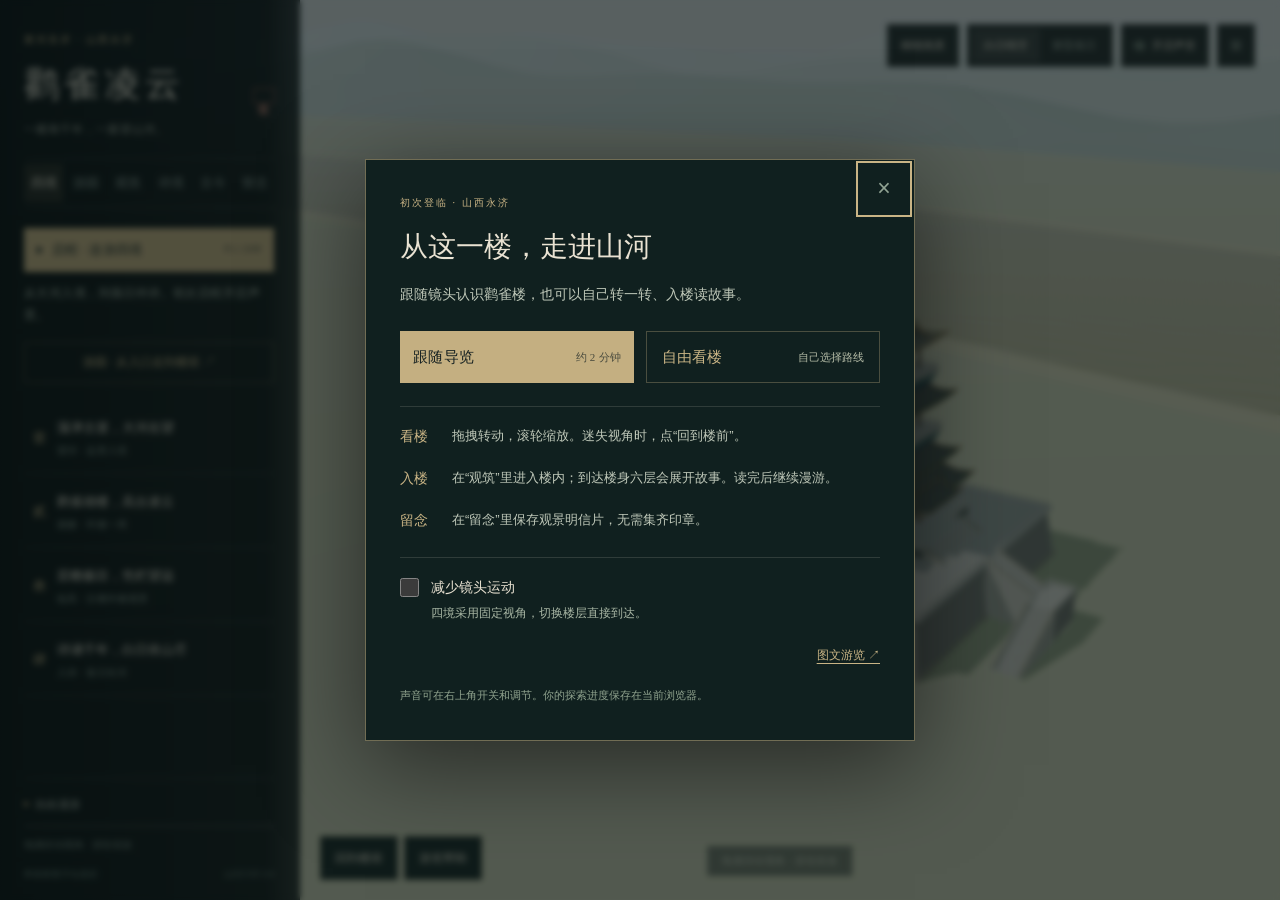
<file: index.html>
<!DOCTYPE html>
<html lang="zh-CN">
<head>
  <meta charset="UTF-8">
  <meta name="viewport" content="width=device-width, initial-scale=1, viewport-fit=cover">
  <meta name="theme-color" content="#0b1112">
  <meta http-equiv="Content-Security-Policy" content="upgrade-insecure-requests">
  <meta name="description" content="鹳雀凌云：沿黄河游览鹳雀楼，听声景、识斗拱、赏唐诗，收集六枚山河印章，留下自己的观景明信片。">
  <title>鹳雀凌云 · 鹳雀楼数字化漫游</title>
  <link rel="icon" href="data:image/svg+xml,%3Csvg xmlns='http://www.w3.org/2000/svg' viewBox='0 0 64 64'%3E%3Crect width='64' height='64' rx='12' fill='%23121b1a'/%3E%3Cpath d='M9 49h46M15 45h34M20 31v14m12-14v14m12-14v14M12 30l20-9 20 9M18 20l14-8 14 8' fill='none' stroke='%23c9b485' stroke-width='3'/%3E%3C/svg%3E">
  
  <link rel="stylesheet" href="./assets/experience-v2.css?v=604eb7579945">
  <script type="importmap">{"imports": {"three": "./assets/vendor/three.module.js", "three/addons/": "./assets/vendor/addons/"}}</script>
  <link data-online-preload rel="preload" as="fetch" href="./assets/guanque-fast.glb?v=beee72feb548" crossorigin="anonymous" fetchpriority="high">
  <link data-online-preload rel="modulepreload" href="./assets/vendor/three.module.js">
  <link data-online-preload rel="modulepreload" href="./assets/vendor/addons/controls/OrbitControls.js">
  <link data-online-preload rel="modulepreload" href="./assets/vendor/addons/loaders/GLTFLoader.js">
  <link data-online-preload rel="modulepreload" href="./assets/vendor/addons/utils/BufferGeometryUtils.js">
</head>
<body>
  <main id="stage" aria-label="鹳雀楼三维漫游场景"></main>
  <div id="hotspots" aria-label="建筑探索点" hidden></div>

  <aside class="sidebar" id="tour-navigation" aria-label="漫游导航">
    <header class="brand">
      <div><p class="eyebrow">黄河东岸 · 山西永济</p><h1>鹳雀凌云</h1></div>
      <span class="brand-seal" aria-hidden="true">登临</span>
    </header>
    <p class="brand-caption">一楼阅千年，一眼望山河。</p>

    <nav class="view-tabs" role="tablist" aria-label="选择体验">
      <button id="tab-tour" role="tab" data-view="tour" aria-selected="true" aria-controls="view-tour">四境</button>
      <button id="tab-park" role="tab" data-view="park" aria-selected="false" aria-controls="view-park" tabindex="-1">游园</button>
      <button id="tab-explore" role="tab" data-view="explore" aria-selected="false" aria-controls="view-explore" tabindex="-1">观筑</button>
      <button id="tab-poetry" role="tab" data-view="poetry" aria-selected="false" aria-controls="view-poetry" tabindex="-1">诗境</button>
      <button id="tab-history" role="tab" data-view="history" aria-selected="false" aria-controls="view-history" tabindex="-1">古今</button>
      <button id="tab-keepsake" role="tab" data-view="keepsake" aria-selected="false" aria-controls="view-keepsake" tabindex="-1">留念</button>
    </nav>

    <div class="view-body" id="navigation-content">
      <section id="view-tour" class="view-pane" role="tabpanel" aria-labelledby="tab-tour">
        <button class="primary-button" id="play-all"><span class="play-triangle" aria-hidden="true"></span>启程 · 连游四境<span class="button-tail">约 2 分钟</span></button>
        <p class="pane-note">从大河入境，到落日吟诗。初次启程开启声景。</p>
        <button class="outline-button park-entry" id="open-park">游园 · 从入口走到楼前 ↗</button>
        <nav class="scene-nav" aria-label="选择巡航场景">
          <button class="scene-button" data-scene="0" aria-pressed="false"><span class="scene-number">壹</span><span><span class="scene-title">蒲津古渡，大河在望</span><span class="scene-description">望河 · 远景入境</span></span><span class="scene-check" aria-hidden="true"></span></button>
          <button class="scene-button" data-scene="1" aria-pressed="false"><span class="scene-number">贰</span><span><span class="scene-title">鹳雀雄楼，高台凌云</span><span class="scene-description">观楼 · 环楼一周</span></span><span class="scene-check" aria-hidden="true"></span></button>
          <button class="scene-button" data-scene="2" aria-pressed="false"><span class="scene-number">叁</span><span><span class="scene-title">层檐极目，凭栏望远</span><span class="scene-description">临高 · 沿楼外侧观景</span></span><span class="scene-check" aria-hidden="true"></span></button>
          <button class="scene-button" data-scene="3" aria-pressed="false"><span class="scene-number">肆</span><span><span class="scene-title">诗诵千年，白日依山尽</span><span class="scene-description">入诗 · 落日长河</span></span><span class="scene-check" aria-hidden="true"></span></button>
        </nav>
      </section>

      <section id="view-park" class="view-pane" role="tabpanel" aria-labelledby="tab-park" hidden>
        <p class="pane-intro">穿园过湖，拾级登临。</p>
        <p class="pane-note">沿实景中的入口、鹳影湖与主轴，走近这座楼。</p>
        <button id="park-overview" class="primary-button">俯瞰景区全貌 <span class="button-tail">实景布局参考</span></button>
        <p id="park-status" class="microcopy" role="status">正在铺展景区周边…</p><button id="park-retry" class="text-button" hidden>重新载入周边 ↗</button>
        <nav id="park-stops" class="park-stops" aria-label="选择景区游览位置"></nav>
        <div class="park-reading"><p id="park-stop-label" class="eyebrow">由入口望向鹳雀楼</p><p id="park-stop-note">入口、湖桥、圆形广场与高台，连成一段完整的登临。</p></div>
        <button id="park-next" class="outline-button">从入口出发 →</button>
        <button id="park-enter-building" class="text-button park-enter">进入楼内 · 接续楼层故事 ↗</button>
        <label class="check-row park-visible"><input id="park-visible" type="checkbox" checked>显示景区周边</label>
        <p class="microcopy">卫星图校正平面关系，航拍参考建筑形制。道路、湖岸和附属建筑尺寸为示意。</p>
      </section>

      <section id="view-explore" class="view-pane" role="tabpanel" aria-labelledby="tab-explore" hidden>
        <p class="pane-intro">从一片瓦，读懂一座楼。</p>
        <p class="pane-note">点选构件，或点击画面中的标记，靠近看一看。</p>
        <div class="showcase-views" role="group" aria-label="近看鹳雀楼"><button id="showcase-front">楼前近景 <span>拾级望楼</span></button><button id="showcase-eaves">檐下细看 <span>柱廊与彩画</span></button></div>
        <button id="enter-walk" class="primary-button interior-entry">入楼漫游 · 楼层故事</button>
        <button id="interior-toggle" class="outline-button interior-entry" aria-pressed="false">打开九层内部结构</button>
        <div id="walk-panel" class="walk-panel" hidden>
          <div class="section-heading"><strong id="walk-floor">楼身一层</strong><div class="walk-view-actions"><button id="walk-fov" aria-pressed="true" title="切换开阔视野与自然视野">开阔视野</button><button id="exit-walk">返回结构剖视</button></div></div>
          <div class="walk-meta"><span id="walk-progress" class="microcopy">故事足迹 0 / 6</span><a id="walk-reference" href="https://zhuanlan.zhihu.com/p/193093280" target="_blank" rel="noopener noreferrer">大厅实景依据 ↗</a></div>
          <label class="interior-label" for="walk-storey">前往楼层</label><select id="walk-storey"></select>
          <div class="walk-navigation">
            <div class="walk-pad" role="group" aria-label="楼内移动"><button data-walk-move="forward" aria-label="向前走">↑</button><button data-walk-move="left" aria-label="向左走">←</button><button data-walk-move="back" aria-label="向后走">↓</button><button data-walk-move="right" aria-label="向右走">→</button></div>
            <div class="walk-floor-actions"><div><button id="walk-down">下楼 ↓</button><button id="walk-up">上楼 ↑</button></div><button id="walk-story-again">重读本层故事</button><button id="walk-recenter">回到本层入口</button></div>
          </div>
          <div id="walk-exhibit-menu" class="walk-exhibit-menu" hidden><p>首层三展 <span>点展项或选下方标题，读背后的故事</span></p><div role="group" aria-label="首层展项讲解"><button data-walk-exhibit="pufan" aria-pressed="false" aria-controls="walk-story" aria-label="阅读中都蒲坂繁盛图"><small>01</small>蒲坂繁盛</button><button data-walk-exhibit="defence" aria-pressed="false" aria-controls="walk-story" aria-label="阅读筑楼戍边"><small>02</small>筑楼戍边</button><button data-walk-exhibit="poets" aria-pressed="false" aria-controls="walk-story" aria-label="阅读旗亭画壁"><small>03</small>旗亭画壁</button></div></div>
          <p id="walk-status" class="walk-status" role="status">拖动画面环视 · W A S D 或方向键行走</p>
          <p class="microcopy walk-scope">大厅与回廊参考实景；尺寸、彩绘和壁画图像为示意。楼身六层到层讲故事，台基三层可查看结构说明。E 上楼，Q 下楼，Esc 退出。</p>
        </div>
        <div id="interior-panel" class="interior-panel" hidden>
          <p class="interior-scope">结构示意 · 平面与部分层高推定</p>
          <div class="interior-modes" role="group" aria-label="内部结构显示方式"><button data-interior-mode="section" aria-pressed="true">半剖楼阁</button><button data-interior-mode="skeleton" aria-pressed="false">只看骨架</button></div>
          <label class="interior-label" for="interior-storey">按内部楼层查看</label>
          <select id="interior-storey"><option value="all">全楼 · 九层结构</option></select>
          <div class="section-heading"><span id="interior-floor-title">台基三层 · 楼身六层</span><button id="interior-spread" class="text-button" aria-pressed="false">展开九层 ↗</button></div>
          <p id="interior-floor-note" class="microcopy"></p>
          <div id="section-depth-control"><label class="interior-label" for="section-depth">外壳剖切位置 <output id="section-depth-value">中轴</output></label><input id="section-depth" type="range" min="-25" max="25" step="1" value="0"></div>
          <p class="microcopy">楼梯、井道和柱位按资料关系示意，尺寸待完整 CAD 核对。</p>
          <button id="interior-evidence" class="text-button">查看建模依据与推定范围 ↗</button>
        </div>
        <div class="part-list" aria-label="选择建筑构件">
          <button data-part="bracket"><span class="part-glyph" aria-hidden="true">枓</span><span>檐下斗拱<small>层叠相承，向外出挑</small></span><span class="visited-mark"></span></button>
          <button data-part="tile"><span class="part-glyph" aria-hidden="true">瓦</span><span>灰陶筒瓦<small>一垄一垄，顺势排水</small></span><span class="visited-mark"></span></button>
          <button data-part="ridge"><span class="part-glyph" aria-hidden="true">脊</span><span>正脊与鸱吻<small>屋顶之上，抬头见巧</small></span><span class="visited-mark"></span></button>
          <button data-part="column"><span class="part-glyph" aria-hidden="true">柱</span><span>立柱与回廊<small>柱列成行，檐影有序</small></span><span class="visited-mark"></span></button>
          <button data-part="podium"><span class="part-glyph" aria-hidden="true">台</span><span>高台与石阶<small>拾级之始，楼阁之基</small></span><span class="visited-mark"></span></button>
        </div>
        <div class="structure-controls">
          <div class="section-heading"><span>楼阁结构</span><button id="explode-button" class="text-button" aria-pressed="false">展开层次 ↗</button></div>
          <div class="layer-filters" role="group" aria-label="按外观层次查看">
            <button data-tier="all" aria-pressed="true">全楼</button><button data-tier="0" aria-pressed="false">高台</button><button data-tier="1" aria-pressed="false">下层</button><button data-tier="2" aria-pressed="false">中层</button><button data-tier="3" aria-pressed="false">上层</button>
          </div>
          <p class="microcopy">台基内分三层，楼身内分六层。外观中层、上层分别对应楼身第四、第六层。</p>
        </div>
      </section>

      <section id="view-poetry" class="view-pane" role="tabpanel" aria-labelledby="tab-poetry" hidden>
        <p class="pane-intro">让诗句，回到风景里。</p>
        <p class="pane-note">点一句诗，随镜头看落日、望黄河、再登高。</p>
        <button class="primary-button" id="play-poem"><span class="play-triangle" aria-hidden="true"></span>听一首《登鹳雀楼》</button>
        <div class="poetry-stops">
          <button data-poem="0"><span>01</span><span>白日依山尽<small>看夕照渐入山色</small></span><span class="visited-mark"></span></button>
          <button data-poem="1"><span>02</span><span>黄河入海流<small>让视线沿长河展开</small></span><span class="visited-mark"></span></button>
          <button data-poem="2"><span>03</span><span>欲穷千里目<small>放眼远山与平原</small></span><span class="visited-mark"></span></button>
          <button data-poem="3"><span>04</span><span>更上一层楼<small>随目光再上一层</small></span><span class="visited-mark"></span></button>
        </div>
        <p class="microcopy">可单句重听，也可按诗序连续欣赏。</p>
      </section>

      <section id="view-history" class="view-pane" role="tabpanel" aria-labelledby="tab-history" hidden>
        <p class="pane-intro">楼有兴替，诗自长存。</p>
        <p class="pane-note">沿时间看它的来处，也看今天的重逢。</p>
        <div class="history-list" aria-label="鹳雀楼历史时间轴">
          <button data-history="0"><span class="history-date">北周时期</span><span>河畔起高楼</span></button>
          <button data-history="1"><span class="history-date">唐代</span><span>诗人与登临</span></button>
          <button data-history="2"><span class="history-date">古楼毁损后</span><span>楼隐，诗传</span></button>
          <button data-history="3"><span class="history-date">1997 年</span><span>重建启幕</span></button>
          <button data-history="4"><span class="history-date">2002 年</span><span>重见鹳雀楼</span></button>
        </div>
        <a class="source-link" href="http://sxgql.com/?about/" target="_blank" rel="noopener noreferrer">资料来源：鹳雀楼景区介绍 ↗</a>
      </section>

      <section id="view-keepsake" class="view-pane" role="tabpanel" aria-labelledby="tab-keepsake" hidden>
        <p class="pane-intro">把这一眼山河，留下来。</p>
        <p class="pane-note">探索六个主题，集齐属于这次登临的山河印。</p>
        <div id="stamp-grid" class="stamp-grid" aria-label="山河印章收集"></div>
        <p class="collection-progress" id="collection-progress">山河六印 · 0 / 6</p>
        <label class="poem-choice" for="postcard-poem">选一句诗，寄给此刻</label>
        <select id="postcard-poem"><option value="0">白日依山尽，黄河入海流。</option><option value="1">欲穷千里目，更上一层楼。</option><option value="2">一楼阅千年，一眼望山河。</option></select>
        <button class="primary-button" id="capture-postcard">制作观景明信片 <span class="button-tail">留住当前视角</span></button>
        <p class="microcopy">随时可以留影。探索进度保存在当前浏览器。</p>
      </section>
    </div>

    <div class="tour-info">
      <div class="mode-row"><div class="mode" id="mode"><span class="mode-dot"></span><span id="mode-label" aria-live="polite">自由漫游</span></div><span id="tour-counter"></span></div>
      <div class="progress-track" role="progressbar" aria-label="导览进度" aria-valuemin="0" aria-valuemax="100" aria-valuenow="0"><div id="tour-progress"></div></div>
      <div class="player-controls" id="player-controls" hidden><button id="previous-scene" aria-label="上一境">← 上一境</button><button id="pause-tour">暂停</button><button id="next-scene" aria-label="下一境">下一境 →</button><button id="stop-tour" aria-label="结束导览">结束</button></div>
      <p class="tour-tip" id="tour-tip">拖拽转动 · 滚轮缩放 · 双指缩放</p>
    </div>
    <footer class="sidebar-footer"><span>鹳雀楼数字化漫游</span><span id="mini-progress">山河六印 0/6</span></footer>
  </aside>

  <div class="top-controls">
    <button id="quality-toggle" class="quality-toggle" aria-pressed="false" disabled title="加载精细模型">精细画质</button>
    <div class="time-switch" role="group" aria-label="时辰切换"><button id="day-button" class="time-button active" aria-pressed="true">白日晴空</button><button id="dusk-button" class="time-button" aria-pressed="false">黄昏落日</button></div>
    <button id="sound-toggle" class="sound-toggle" aria-pressed="false"><span class="sound-bars" aria-hidden="true"><i></i><i></i><i></i></span><span id="sound-label">开启声音</span></button>
    <button id="sound-settings-toggle" class="settings-toggle" aria-expanded="false" aria-controls="sound-settings" aria-label="声音设置">≡</button>
  </div>
  <aside id="sound-settings" class="sound-settings" aria-label="声音设置" hidden>
    <div class="section-heading"><span>山河声景</span><button class="text-button" id="close-sound-settings" aria-label="收起声音设置">×</button></div>
    <label for="music-track">背景音乐</label>
    <select id="music-track"><option value="fuguang">浮光（The History） · Jannik</option><option value="original">原配乐 · 山河五音</option></select>
    <div id="external-music-panel">
      <audio id="external-music-player" preload="none" loop hidden></audio>
      <div class="fuguang-player">
        <p class="fuguang-title">浮光 <span>The History · Jannik</span></p>
        <div class="fuguang-playback"><button id="external-music-play" class="outline-button">播放《浮光》</button><span id="fuguang-time">00:00 / --:--</span></div>
        <input id="fuguang-seek" type="range" min="0" max="100" step="0.1" value="0" aria-label="《浮光》播放进度" disabled>
      </div>
      <label for="fuguang-volume">《浮光》音量 <output id="fuguang-volume-value">20%</output></label><input id="fuguang-volume" type="range" min="0" max="100" value="20">
      <p id="fuguang-status" class="microcopy" role="status">点击播放，可单独调节音乐音量。</p>
      <p id="fuguang-device-volume" class="microcopy" hidden>此浏览器使用设备音量，请通过系统音量键调节。</p>
      <div class="music-player-actions"><button id="external-music-reload" class="text-button" hidden>重新载入播放器</button><a href="https://music.163.com/song?id=1394601255" target="_blank" rel="noopener noreferrer">在网易云打开 ↗</a></div>
      <p class="microcopy">网易云音频外链 · 需联网播放</p>
    </div>
    <div id="original-music-controls" hidden>
      <label for="music-volume">原配乐音量 <output id="music-volume-value">40%</output></label><input id="music-volume" type="range" min="0" max="100" value="40">
      <p class="microcopy">原创五声音景，随白日与黄昏变换。<br>朗诵时原配乐会轻轻降低。</p>
    </div>
    <label for="ambient-volume">风与水 <output id="ambient-volume-value">25%</output></label><input id="ambient-volume" type="range" min="0" max="100" value="25">
    <label class="check-row"><input type="checkbox" id="narration-enabled" checked>开启朗诵与构件讲解</label>
    <p class="microcopy">朗诵与讲解 · 云扬合成男声</p>
  </aside>

  <div id="interior-legend" class="interior-legend" aria-live="polite" hidden><strong id="interior-legend-floor">九层结构示意</strong><span>平面与部分层高推定</span><div><i class="known-dot"></i>有标高依据 <i class="estimated-dot"></i>标高推定</div></div>
  <div id="walk-fade" class="walk-fade" aria-hidden="true"></div>
  <aside id="walk-story" class="walk-story" aria-label="楼层故事" hidden>
    <div class="walk-story-reading">
    <button id="walk-close-story" class="close-panel" aria-label="收起楼层故事">×</button>
    <p id="walk-story-floor" class="eyebrow"></p><h2 id="walk-story-title" tabindex="-1"></h2><p id="walk-story-lead" class="detail-lead"></p><div id="walk-story-body"></div>
    <figure id="walk-exhibit-figure" class="walk-exhibit-figure" hidden><canvas id="walk-exhibit-art"></canvas><figcaption>数字绘制 · 可对照下方现场图文阅读</figcaption></figure>
    <div id="walk-exhibit-observations" class="walk-exhibit-observations" hidden></div>
    <button id="walk-read-story" class="outline-button" hidden>听本层故事</button><a id="walk-story-source" class="source-link" target="_blank" rel="noopener noreferrer">查阅故事依据 ↗</a>
    <a id="walk-story-corroboration" class="source-link" target="_blank" rel="noopener noreferrer" hidden>《山西日报》展陈记述 ↗</a>
    <p id="walk-story-scope" class="microcopy">六层故事为数字导览主题编排，不代表真实展厅用途。</p>
    </div>
    <div class="walk-story-actions"><div id="walk-exhibit-pagination" class="walk-exhibit-pagination" hidden><button id="walk-exhibit-prev" aria-label="阅读上一个展项">← 上一个</button><span id="walk-exhibit-counter"></span><button id="walk-exhibit-next" aria-label="阅读下一个展项">下一个 →</button></div><button id="walk-continue" class="primary-button">读完了，继续漫游 →</button></div>
  </aside>
  <aside id="detail-panel" class="detail-panel" aria-label="探索详情" hidden>
    <button class="close-panel" id="close-detail" aria-label="收起探索详情">×</button>
    <p class="eyebrow" id="detail-eyebrow"></p><h2 id="detail-title"></h2><p class="detail-lead" id="detail-lead"></p><div id="detail-body"></div>
    <button class="outline-button" id="read-detail" hidden>听一段讲解</button>
    <a class="source-link" id="detail-source" hidden target="_blank" rel="noopener noreferrer">查阅资料 ↗</a>
  </aside>

  <aside class="poem-panel" id="poem-panel" aria-label="王之涣《登鹳雀楼》" aria-hidden="true" inert>
    <button class="close-panel" id="close-poem" aria-label="收起诗文">×</button>
    <p class="eyebrow">点一句诗，入一重境</p><h2>登鹳雀楼</h2><p class="poem-author">唐 · 王之涣</p>
    <div class="poem-lines"><button data-poem="0">白日依山尽，</button><button data-poem="1">黄河入海流。</button><button data-poem="2">欲穷千里目，</button><button data-poem="3">更上一层楼。</button></div>
    <p id="poem-caption">四句诗，四种看山河的方式。</p>
  </aside>

  <div class="caption-bar" id="caption-bar" hidden><span id="caption-kicker"></span><p id="caption-text" aria-live="polite"></p></div>
  <div id="toast" class="toast" role="status" hidden></div>
  <div class="view-hint" id="view-hint">拖拽转动视角 <span>·</span> 滚轮缩放</div>
  <div id="scene-tools" class="scene-tools" role="group" aria-label="游览快捷操作">
    <button id="home-view" disabled>回到楼前</button>
    <button id="visitor-help" aria-haspopup="dialog" aria-controls="visitor-guide" disabled>游览帮助</button>
    <button id="panel-toggle" aria-expanded="true" aria-controls="navigation-content" disabled>收起面板</button>
  </div>

  <dialog id="visitor-guide" class="visitor-guide" aria-labelledby="visitor-title" aria-describedby="visitor-intro">
    <button id="close-visitor-guide" class="close-panel" aria-label="关闭游览帮助">×</button>
    <p class="eyebrow" id="visitor-eyebrow">黄河东岸 · 山西永济</p>
    <h2 id="visitor-title">从这一楼，走进山河</h2>
    <p id="visitor-intro">跟随镜头认识鹳雀楼，也可以自己转一转、入楼读故事。</p>
    <div class="visitor-choices">
      <button id="visitor-tour" class="primary-button">跟随导览 <span class="button-tail">约 2 分钟</span></button>
      <button id="visitor-explore" class="outline-button">自由看楼 <span>自己选择路线</span></button>
    </div>
    <dl class="visitor-tips">
      <div><dt>看楼</dt><dd><span class="desktop-tip">拖拽转动，滚轮缩放。</span><span class="mobile-tip">单指转动，双指缩放。</span>迷失视角时，点“回到楼前”。</dd></div>
      <div><dt>入楼</dt><dd>在“观筑”里进入楼内；到达楼身六层会展开故事。读完后继续漫游。</dd></div>
      <div><dt>留念</dt><dd>在“留念”里保存观景明信片，无需集齐印章。</dd></div>
    </dl>
    <label class="visitor-motion"><input id="visitor-reduced-motion" type="checkbox"><span>减少镜头运动<small>四境采用固定视角，切换楼层直接到达。</small></span></label>
    <div class="visitor-bottom"><button id="visitor-system-motion" class="text-button" hidden>跟随设备的动态设置</button><a href="#reading-guide">图文游览 ↗</a></div>
    <p class="visitor-note">声音可在右上角开关和调节。你的探索进度保存在当前浏览器。</p>
  </dialog>

  <section id="reading-guide" class="reading-guide" aria-labelledby="reading-title" tabindex="-1">
    <div class="reading-content">
      <a href="#" class="reading-return">← 返回三维场景</a>
      <p class="eyebrow">黄河东岸 · 山西永济</p>
      <h2 id="reading-title">一楼阅千年</h2>
      <p class="reading-intro">暂时不便操作三维画面，也可以在这里读建筑、赏唐诗，按自己的节奏了解鹳雀楼。</p>
      <div class="reading-facts"><p><strong>73.9 米</strong><span>现代复建楼总高</span></p><p><strong>九层结构</strong><span>台基三层 · 楼身六层</span></p><p><strong>六段故事</strong><span>数字导览的楼层主题</span></p></div>
      <h3>诗里的鹳雀楼</h3><blockquote>白日依山尽，黄河入海流。<br>欲穷千里目，更上一层楼。<cite>唐 · 王之涣《登鹳雀楼》</cite></blockquote>
      <h3>随楼层读故事</h3><p>楼身六层编排文化故事；台基三层介绍建筑结构。以下主题不对应真实展厅分配。</p>
      <details><summary>楼身一层 · 河畔起高楼</summary><p>从这一层，先听古楼的来处。</p><p>据景区介绍，鹳雀楼始建于北周，最初具有军事戍楼的用途，因鹳雀常来栖息而得名。楼临黄河、远望中条，地理位置与登临视野一起构成了它的记忆。</p><p>眼前的三维模型表现的是现代复建楼。复建工程于 1997 年启动，2002 年开放；古楼的故事，借新的建筑空间继续被人们讲述。</p><a target="_blank" rel="noopener noreferrer" href="http://sxgql.com/?about/">查阅故事依据 ↗</a></details>
      <details><summary>楼身二层 · 二十字里的山河</summary><p>一首短诗，把登临写成了千年的记忆。</p><p>“白日依山尽，黄河入海流。欲穷千里目，更上一层楼。”王之涣的《登鹳雀楼》只有四句二十字，却把落日、大河与登高的动作连在了一起。</p><p>前两句展开眼前山河，后两句把视线引向更远的地方。此层的数字主题从诗意出发，不代表这里真实设有某一座诗歌展厅。</p><a target="_blank" rel="noopener noreferrer" href="http://sxgql.com/?about/">查阅故事依据 ↗</a></details>
      <details><summary>楼身三层 · 楼隐，诗传</summary><p>建筑曾经消失，登临的记忆仍在。</p><p>据景区介绍，古鹳雀楼曾毁于战火，此后长期未获重建。这里不把今天的复建楼当成从古代原样留存的建筑。</p><p>楼可以隐去，诗却一代代传下来。《登鹳雀楼》让黄河岸边的登临经验越过时间，也让后来的重建有了人们熟悉的文化记忆。</p><a target="_blank" rel="noopener noreferrer" href="http://sxgql.com/?about/">查阅故事依据 ↗</a></details>
      <details><summary>楼身四层 · 重建，再续登临</summary><p>新的楼阁，回应久远的文化记忆。</p><p>据景区介绍，鹳雀楼于 1997 年 12 月启动重建，2002 年 9 月 26 日正式对外开放。今天眼前的楼阁，是这次现代复建的成果。</p><p>复建采用仿唐形制，把高台、柱列与层檐重新带到黄河岸边。它延续的是古楼与诗文的文化记忆，具体空间和工程构造属于现代建筑。</p><a target="_blank" rel="noopener noreferrer" href="http://sxgql.com/?about/">查阅故事依据 ↗</a></details>
      <details><summary>楼身五层 · 唐风与今工</summary><p>檐下的古意，来自今天的建造。</p><p>复建楼采用框架剪力墙结构，并组合预制与现浇的仿古混凝土构件。眼前的柱、枋、斗拱和层檐，以现代工程方法表现仿唐楼阁的建筑节奏。</p><p>施工方案记载，在楼身第五层平面处，外槽柱轴线向内移动 500 毫米。这一处明确的调整，让我们能把上部收敛的轮廓，与具体的建造尺寸联系起来。</p><a target="_blank" rel="noopener noreferrer" href="https://www.gc5.com/jzgc/jzsg/10190840.html">查阅故事依据 ↗</a></details>
      <details><summary>楼身六层 · 更上一层楼</summary><p>走到高处，再把目光交给山河。</p><p>楼身六层对应外观的第三层。包括台基与最高脊饰在内，复建楼总高 73.9 米；楼层地坪、屋顶和最高大吻，属于不同的高度基准。</p><p>这次数字登临，从台基与柱梁走到楼阁高处。回到“更上一层楼”，也可以把它读作一次不断拓展视野的邀请。此处故事与路线为数字导览编排，不表示真实开放区域。</p><a target="_blank" rel="noopener noreferrer" href="http://sxgql.com/?about/">查阅故事依据 ↗</a></details>
      <h3>首层三展，走近看</h3><p>以下内容参考公开展陈图文整理，可与首层大厅中的数字展项对照阅读。</p>
      <details><summary>中都蒲坂繁盛图 · 立体展陈 · 古城与渡口</summary><p>沿着城门、街巷与浮桥，读一座黄河岸边的城。</p><p>现场展项用立体城市场景表现唐代蒲州的繁盛。城郭、钟鼓楼、成片楼舍和往来人物共同组成叙事，唐玄宗东巡蒲坂是其中的一条情节线索。</p><p>蒲津渡连接黄河两岸。浮桥以舟船承托桥面，铁牛与系桥设施联系在一起；把目光从城内移向渡口，就能理解交通如何与城市生活相连。</p><p>数字展项将城门、街市、渡口和河岸古楼提炼为四组景物，可以在大厅侧面近看，也可以从二层回廊俯瞰。这里展示的是现场展项的主题与层次，古城道路、建筑数量和比例均作了简化。</p><ul><li>城门与中轴街道：穿过前方城门，视线沿街道通向后方的楼阁。</li><li>街市与院落：灰瓦院落、路边摊棚与人物，让城池有了日常生活。</li><li>浮桥与河岸：右侧以舟、桥、铁牛和河岸楼阁提示蒲津渡的交通主题。</li></ul><p>据 2022、2024 年公开展陈资料制作。城市场景为数字示意，布局、数量与尺寸不作原样复原承诺。</p><a target="_blank" rel="noopener noreferrer" href="http://cdcn.org.cn/article/28081">查看现场图文 · 中国社区发展网 ↗</a></details>
      <details><summary>筑楼戍边 · 主题壁画 · 古楼来历</summary><p>在成为诗中的名楼之前，它先是一座用于瞭望的高楼。</p><p>公开展陈介绍将古鹳雀楼的起源，与北周宇文护镇守蒲州联系起来，并引唐人李瀚《河中鹳雀楼集序》中的筑楼记述。高处便于观察远方，是理解古楼早期军事用途的一条线索。</p><p>实拍壁画以将领、白马、军士、旌旗和楼阁组织画面。这里按这些可辨认的元素重绘主题图像，用人物与楼阁的关系提示“筑楼”与“戍守”，不为画中人物另编具体对话和事件。</p><p>古楼的来历与今天的复建建筑需要分开理解：你正在漫游的楼阁对应现代复建楼，壁画讲述的则是古楼的历史记忆。</p><ul><li>将领与白马：画面中央的骑乘人物提示军事主题。</li><li>楼阁与旌旗：楼的高度、军士与旗帜，联系起瞭望和戍守的用途。</li></ul><p>根据实拍中的主题元素作数字重绘，非原作复制。历史说明依据公开展陈介绍整理。</p><a target="_blank" rel="noopener noreferrer" href="http://cdcn.org.cn/article/28081">查看现场壁画与介绍 ↗</a></details>
      <details><summary>旗亭画壁 · 文学典故 · 唐诗与歌声</summary><p>诗不只写在纸上，也曾随着歌声流传。</p><p>“旗亭画壁”见于唐人薛用弱《集异记》，讲王之涣、王昌龄、高适在酒肆听歌，以歌者演唱的诗篇相互比较诗名的故事。这是一则文学典故，不能把每个情节都当作已经证实的历史事实。</p><p>故事把诗人、酒案和歌者放进同一个场景，让人想到唐诗与音乐、交游之间的联系。数字画面参考现场壁画的红、蓝、青绿衣饰，安排三位诗人与下方的歌舞人物。</p><p>这组展项帮助游客认识王之涣的诗名。故事中的酒肆不被设定为鹳雀楼内；“旗亭画壁”与《登鹳雀楼》也不是同一次活动的记录。</p><ul><li>三位诗人与酒案：上方以三位人物和酒器表现听歌、交游的情境，不指定画中左右人物的身份。</li><li>歌乐与飘带：下方的乐器、舞姿和飘带，呼应诗歌可以被传唱的主题。</li></ul><p>文学典故据《集异记》相关介绍概述，未照用通俗改写中的诗目与比试细节。画面为数字重绘。</p><a target="_blank" rel="noopener noreferrer" href="http://cdcn.org.cn/article/28081">查看现场壁画与典故介绍 ↗</a></details>
      <h3>这座数字楼阁</h3><p>模型以实景照片和公开工程资料为依据。内部平面、部分标高和景区周边尺寸仍有推定，用于文化与结构展示。实际开放区域和现场路线以景区公布的信息为准。</p>
      <p class="reading-footer">鹳雀凌云 · 鹳雀楼数字化漫游</p>
    </div>
  </section>

  <dialog id="postcard-dialog" class="postcard-dialog" aria-labelledby="postcard-title">
    <div class="dialog-heading"><h2 id="postcard-title">这一眼山河</h2><button id="close-postcard" class="close-panel" aria-label="关闭明信片预览">×</button></div>
    <img id="postcard-preview" alt="用当前三维观景画面制作的鹳雀楼诗意明信片">
    <div class="dialog-actions"><a id="download-postcard" class="primary-button" download="鹳雀凌云_观景明信片.png" target="_blank" rel="noopener">保存明信片</a><button id="retake-postcard" class="outline-button">返回调整视角</button></div>
    <p class="microcopy" id="postcard-status">明信片包含当前视角、所选诗句与已收集的印章。</p>
  </dialog>

  <div id="loading" role="status"><p class="eyebrow">黄河东岸 · 一场数字登临</p><h2 class="loading-title">鹳雀凌云</h2><div class="loading-line"></div><p id="loading-message">正在铺展楼阁与山河</p><button id="retry" class="outline-button" hidden>重新加载</button><a class="loading-reading" href="#reading-guide">先读建筑与楼层故事 ↗</a></div>
  <noscript><div class="no-script"><p>三维漫游需要启用 JavaScript。</p><a href="#reading-guide">打开图文游览，阅读建筑与楼层故事 ↗</a></div></noscript>
  
  <script type="module" src="./assets/experience-v2.js?v=604eb7579945"></script>
</body>
</html>
</file>
<file: assets/experience-v2.css>
:root{color-scheme:dark;--ink:#0b1112;--paper:#e9e2d2;--muted:#9ba79e;--gold:#c9b485;--line:rgba(233,226,210,.14);--red:#ba6654;--serif:"Songti SC","STSong","SimSun","Noto Serif CJK SC",serif;--sans:-apple-system,BlinkMacSystemFont,"PingFang SC",sans-serif}
*{box-sizing:border-box} [hidden]{display:none!important} html,body{width:100%;height:100%;margin:0;overflow:hidden;background:var(--ink)}body{color:var(--paper);font-family:var(--serif);-webkit-font-smoothing:antialiased;overscroll-behavior:none}button,input,select{font:inherit}button{appearance:none;border:0;border-radius:0;color:inherit;cursor:pointer;-webkit-tap-highlight-color:transparent;background:transparent}button:focus-visible,a:focus-visible,select:focus-visible,input:focus-visible{outline:2px solid var(--gold);outline-offset:4px}button:disabled{opacity:.36;cursor:default}a{color:var(--gold);text-underline-offset:4px}button,input{touch-action:manipulation}#stage{position:fixed;inset:0;overflow:hidden}#stage canvas{display:block;width:100%;height:100%;outline:none;touch-action:none}.eyebrow{margin:0 0 13px;color:var(--gold);font-size:10px;line-height:1.8;letter-spacing:.2em}.sidebar{position:fixed;z-index:10;inset:0 auto 0 0;width:300px;padding:31px 24px 19px;display:flex;flex-direction:column;background:linear-gradient(90deg,rgba(8,15,16,.98),rgba(8,15,16,.93) 89%,rgba(8,15,16,.8));border-right:1px solid rgba(230,226,208,.07)}.brand{display:flex;justify-content:space-between;align-items:flex-end;gap:12px}.brand h1{margin:0;font-size:35px;line-height:1.3;letter-spacing:.15em;font-weight:500}.brand-seal{border:1px solid rgba(186,102,84,.65);writing-mode:vertical-rl;color:#c88472;font-size:11px;padding:5px 3px;letter-spacing:.15em;line-height:1.3;margin-bottom:4px}.brand-caption{margin:14px 0 21px;color:#a4aa9c;letter-spacing:.09em;font-size:11px}.view-tabs{display:grid;grid-template-columns:repeat(6,1fr);gap:3px;border-top:1px solid var(--line);border-bottom:1px solid var(--line);padding:5px 0;margin-bottom:20px}.view-tabs button{padding:9px 2px;font-size:13px;color:#899890;min-height:38px}.view-tabs button[aria-selected=true]{color:var(--paper);background:rgba(201,180,133,.13)}.view-body{flex:1;min-height:0;overflow-y:auto;scrollbar-width:thin;scrollbar-color:#37423c transparent;padding-right:1px}.view-pane{animation:panel-in .24s ease}.pane-intro{font-size:17px;line-height:1.55;letter-spacing:.04em;margin:1px 0 10px}.pane-note{font-size:11px;color:#939f94;line-height:1.9;letter-spacing:.035em;margin:10px 0 13px}.primary-button{display:flex;align-items:center;justify-content:center;gap:9px;width:100%;min-height:44px;padding:12px 13px;background:#c4af81;color:#152021;letter-spacing:.025em;font-size:13px;transition:background .2s}.primary-button:hover{background:#e0cba0}.button-tail{margin-left:auto;font-size:9px;letter-spacing:.02em;opacity:.7}.play-triangle{width:0;height:0;border-top:4px solid transparent;border-bottom:4px solid transparent;border-left:6px solid currentColor}.scene-nav{display:flex;flex-direction:column;gap:2px;margin-top:13px}.scene-button{position:relative;display:flex;align-items:center;gap:11px;min-height:72px;width:100%;padding:13px 9px;border-bottom:1px solid var(--line);text-align:left}.scene-button:before{content:"";position:absolute;left:0;top:17px;bottom:17px;width:2px;background:var(--gold);transform:scaleY(0);transition:transform .2s}.scene-button:hover,.part-list button:hover,.poetry-stops button:hover,.history-list button:hover{background:rgba(233,226,210,.045)}.scene-button.active{background:rgba(201,180,133,.09)}.scene-button.active:before{transform:scaleY(1)}.scene-number{color:var(--gold);font-size:13px}.scene-title{display:block;white-space:nowrap;font-size:13px;line-height:1.55}.scene-description{display:block;margin-top:6px;color:#829287;font-size:10px;letter-spacing:.035em}.scene-check{margin-left:auto;color:var(--gold);font-size:11px}.scene-button.visited .scene-check:after{content:"✓"}.tour-info{margin-top:18px;padding-top:15px;border-top:1px solid var(--line)}.mode-row{display:flex;align-items:center;justify-content:space-between;gap:5px;min-height:20px}.mode{display:flex;gap:7px;align-items:center;font-size:11px;letter-spacing:.025em;color:#b6bdb0}.mode-dot{width:4px;height:4px;border-radius:50%;background:#7e9285}.mode.playing .mode-dot{background:var(--gold);box-shadow:0 0 7px #c9b48550}#tour-counter{font-size:10px;color:#88968e;font-family:var(--sans)}.progress-track{height:2px;background:var(--line);margin-top:11px;overflow:hidden}#tour-progress{width:100%;height:100%;background:var(--gold);transform:scaleX(0);transform-origin:left center}.player-controls{display:grid;grid-template-columns:1fr 1fr 1fr auto;align-items:center;gap:3px;margin-top:8px}.player-controls button{min-height:34px;font-size:10px;color:#b6bdb0;white-space:nowrap}.player-controls #pause-tour{color:var(--gold);border:1px solid var(--line)}.player-controls #stop-tour{color:#85958c;padding:0 3px}.tour-tip{font-size:10px;color:#74857b;line-height:1.7;margin:9px 0 0}.sidebar-footer{display:flex;justify-content:space-between;gap:4px;margin-top:15px;color:#647b70;font-size:9px;letter-spacing:.02em}.part-list button,.poetry-stops button{display:flex;width:100%;text-align:left;align-items:center;gap:13px;min-height:60px;padding:11px 8px;border-bottom:1px solid var(--line);font-size:14px}.part-list button.active,.poetry-stops button.active{background:rgba(201,180,133,.09);color:var(--gold)}.part-glyph{display:grid;place-items:center;width:27px;height:30px;border:1px solid #c9b48535;font-size:16px;color:var(--gold)}.part-list small,.poetry-stops small{display:block;margin-top:5px;font-size:10px;color:#8c9b90}.visited-mark{margin-left:auto;font-size:10px;color:var(--gold)}.visited .visited-mark:after{content:"✓"}.structure-controls{margin-top:21px;padding-top:15px;border-top:1px solid var(--line)}.section-heading{display:flex;justify-content:space-between;align-items:center;font-size:12px}.text-button{color:var(--gold);font-size:11px;padding:6px 0 6px 8px}.layer-filters{display:grid;grid-template-columns:repeat(5,1fr);gap:4px;margin-top:12px}.layer-filters button{padding:9px 0;min-height:35px;font-size:11px;background:#ffffff04;border:1px solid var(--line)}.layer-filters button[aria-pressed=true]{color:var(--gold);border-color:#c9b48575;background:#c9b48513}.microcopy{color:#829287;line-height:1.8;font-size:10px;margin:11px 0 0}.poetry-stops{margin-top:16px}.poetry-stops button>span:first-child{font-family:var(--sans);font-size:10px;color:#87968d}.history-list{position:relative;margin-top:17px}.history-list:before{content:"";position:absolute;left:5px;top:14px;bottom:25px;width:1px;background:#c9b4853d}.history-list button{position:relative;display:flex;flex-direction:column;gap:6px;width:100%;padding:11px 10px 13px 25px;text-align:left;font-size:14px}.history-list button:before{content:"";position:absolute;left:2px;top:16px;width:7px;height:7px;border:1px solid #c9b48590;background:#101c1b;border-radius:50%}.history-list button.active:before{background:var(--gold)}.history-list button.active{color:var(--gold)}.history-date{font-size:10px;color:#8c9b90;letter-spacing:.08em}.source-link{display:inline-block;font-size:10px;line-height:1.8;margin-top:16px;color:#8fa493}.stamp-grid{display:grid;grid-template-columns:repeat(3,1fr);gap:11px 8px;margin:21px 0 14px}.stamp{display:flex;flex-direction:column;align-items:center;gap:7px;padding:6px 2px 9px;font-size:11px;color:#77867d}.stamp-symbol{display:grid;place-items:center;border:1px solid #81918740;width:53px;height:53px;border-radius:3px;color:#6d8076;font-size:23px;letter-spacing:.07em;box-shadow:inset 0 0 0 3px #00000010}.stamp.earned{color:#c3b49a}.stamp.earned .stamp-symbol{color:#c27b65;border:1px solid #c27b65;box-shadow:inset 0 0 0 3px #171b19,inset 0 0 0 4px #c27b6566;transform:rotate(-3deg)}.stamp small{font-size:9px;color:#6e8577}.collection-progress{font-size:11px;text-align:center;letter-spacing:.08em;color:var(--gold);margin:11px 0 23px}.poem-choice{display:block;font-size:11px;color:#a8b2a5;margin-bottom:9px}select{width:100%;color:var(--paper);background:#182320;border:1px solid var(--line);padding:11px 9px;font-size:12px;margin-bottom:13px}option{background:#172320}.top-controls{position:fixed;z-index:20;right:25px;top:max(24px,env(safe-area-inset-top));display:flex;gap:8px;align-items:stretch}.time-switch{display:flex;align-items:center;padding:4px;background:rgba(9,17,17,.85);border:1px solid var(--line);backdrop-filter:blur(14px)}.time-button{padding:9px 12px;font-size:11px;color:#9ca99d}.time-button.active{background:rgba(233,226,210,.1);color:var(--paper)}.sound-toggle,.settings-toggle{background:rgba(9,17,17,.85);border:1px solid var(--line);font-size:11px;min-height:43px;padding:10px 12px;display:flex;align-items:center;gap:8px}.settings-toggle{font:20px var(--sans);padding:8px 12px;color:#a2b0a2}.sound-bars{display:flex;align-items:center;gap:2px;height:14px}.sound-bars i{width:2px;height:5px;background:#9bac9d}.sound-bars i:nth-child(2){height:11px}.sound-bars i:nth-child(3){height:8px}.sound-toggle[aria-pressed=true] .sound-bars i{background:var(--gold);animation:sound-wave .9s ease-in-out infinite alternate}.sound-toggle[aria-pressed=true] .sound-bars i:nth-child(2){animation-delay:-.3s}.sound-toggle[aria-pressed=true] .sound-bars i:nth-child(3){animation-delay:-.6s}.sound-settings{position:fixed;z-index:30;right:25px;top:max(79px,calc(env(safe-area-inset-top) + 55px));width:min(372px,calc(100vw - 36px));max-height:calc(100dvh - max(79px,calc(env(safe-area-inset-top) + 55px)) - 16px);overflow-y:auto;overscroll-behavior:contain;padding:20px;background:rgba(11,20,19,.97);border:1px solid #c9b48540;box-shadow:0 14px 45px #0004}.sound-settings label{display:flex;justify-content:space-between;font-size:11px;color:#b5c0b0;margin:17px 0 7px}.sound-settings output{font:10px var(--sans);color:#8e9e91}.sound-settings input[type=range]{width:100%;accent-color:var(--gold);height:18px}.sound-settings .check-row{justify-content:flex-start;align-items:center;gap:7px;font-size:11px}.check-row input{accent-color:var(--gold);width:15px;height:15px}.detail-panel,.poem-panel{position:fixed;z-index:16;right:25px;top:50%;width:282px;max-height:calc(100dvh - 150px);overflow-y:auto;padding:29px 25px 24px;background:rgba(10,19,18,.94);border:1px solid #c9b48542;backdrop-filter:blur(16px);transform:translateY(-46%);scrollbar-width:thin}.detail-panel{animation:detail-in .3s ease}.close-panel{position:absolute;top:7px;right:8px;min-width:32px;min-height:32px;padding:4px;font:23px var(--sans);font-weight:300;color:#91a393}.detail-panel h2,.poem-panel h2{font-size:26px;font-weight:400;letter-spacing:.06em;margin:0 0 14px;line-height:1.4}.detail-lead{font-size:12px;color:var(--gold);line-height:1.8;padding-bottom:16px;margin:0 0 17px;border-bottom:1px solid var(--line)}#detail-body p{font-size:13px;line-height:2;color:#bbc6b6;margin:0 0 13px}.outline-button{border:1px solid #c9b48550;padding:11px 15px;color:var(--gold);font-size:12px;min-height:40px}.detail-panel .outline-button{margin-top:8px;width:100%}.detail-panel .source-link{display:block}.poem-panel{text-align:center;opacity:0;visibility:hidden;pointer-events:none;transform:translate(14px,-46%);transition:opacity .55s,transform .55s,visibility .55s}.poem-panel.visible{opacity:1;visibility:visible;pointer-events:auto;transform:translate(0,-46%)}.poem-panel .eyebrow{font-size:9px;letter-spacing:.16em;margin-bottom:21px}.poem-author{margin:0 0 22px;font-size:11px;color:#8c9e8d;letter-spacing:.18em}.poem-lines{display:flex;flex-direction:column;gap:3px}.poem-lines button{font-size:20px;letter-spacing:.13em;line-height:1.9;padding:5px 0;transition:color .25s,background .25s;border-bottom:1px solid transparent}.poem-lines button.active{color:#edd2a0;background:#c9b4850e;border-color:#c9b48535}.poem-lines button:hover{color:var(--gold)}#poem-caption{font-size:10px;color:#8ca08d;line-height:1.9;padding-top:17px;margin:19px 0 0;border-top:1px solid var(--line)}.caption-bar{position:fixed;z-index:12;left:calc(50% + 140px);bottom:60px;transform:translateX(-50%);width:max-content;max-width:min(650px,calc(100vw - 355px));padding:12px 21px;background:rgba(9,18,16,.83);border-left:2px solid #c9b48585;backdrop-filter:blur(12px)}#caption-kicker{display:block;color:var(--gold);font-size:9px;letter-spacing:.14em;margin-bottom:5px}#caption-text{font-size:13px;line-height:1.8;margin:0;color:#e0e4d4;text-align:center}.view-hint{position:fixed;z-index:9;bottom:24px;left:calc(50% + 140px);transform:translateX(-50%);color:#e1e5d0c4;background:#0c171775;padding:8px 15px;font-size:10px;letter-spacing:.06em;white-space:nowrap;pointer-events:none}.view-hint span{margin:0 11px;color:#dce3c16c}.toast{position:fixed;z-index:60;left:calc(50% + 140px);top:91px;transform:translateX(-50%);padding:12px 21px;background:rgba(18,33,26,.96);border:1px solid #c9b48566;font-size:12px;line-height:1.8;max-width:calc(100vw - 40px);box-shadow:0 8px 30px #0003;animation:toast-in .3s ease;color:#e5d5b2;text-align:center}#hotspots{position:fixed;inset:0;z-index:8;pointer-events:none}.hotspot{position:absolute;left:0;top:0;pointer-events:auto;display:flex;align-items:center;gap:7px;padding:5px 10px 5px 5px;background:rgba(10,22,20,.85);border:1px solid #d1bd8d88;color:#e0cd9f;white-space:nowrap;font-size:11px;min-height:34px;transform:translate(-50%,-50%)}.hotspot-dot{display:grid;place-items:center;width:22px;height:22px;border:1px solid #c9b4858f;border-radius:50%;font-family:var(--sans);font-size:10px}.hotspot.active{background:#c9b485;color:#17221e}.hotspot.active .hotspot-dot{border-color:#17221e70}.postcard-dialog{padding:20px;width:min(510px,calc(100vw - 28px));max-height:calc(100dvh - 40px);overflow:auto;background:#101c1b;border:1px solid #c9b4856b;color:var(--paper)}.postcard-dialog::backdrop{background:#071012cb;backdrop-filter:blur(6px)}.dialog-heading{position:relative;padding:0 0 14px}.dialog-heading h2{margin:0;font-size:21px;font-weight:400;letter-spacing:.1em}.dialog-heading .close-panel{top:-10px;right:-7px}#postcard-preview{display:block;max-height:calc(100dvh - 255px);width:100%;object-fit:contain;background:#0b1112}.dialog-actions{display:grid;grid-template-columns:1.2fr 1fr;gap:10px;margin-top:15px}.dialog-actions button{font-size:12px}.postcard-dialog .microcopy{text-align:center}.no-script,#loading{position:fixed;z-index:100;inset:0;display:flex;align-items:center;justify-content:center;flex-direction:column;background:#0b1112;padding:30px;text-align:center}#loading{transition:opacity .6s,visibility .6s}#loading.ready{opacity:0;visibility:hidden;pointer-events:none}.loading-title{font-size:36px;font-weight:400;letter-spacing:.23em;margin:7px 0 0}.loading-line{height:1px;width:66px;margin:27px 0 22px;background:var(--gold);animation:breathe 1.8s ease-in-out infinite}#loading-message{font-size:12px;line-height:1.9;letter-spacing:.1em;color:#9cad99;max-width:380px;margin:0}#retry{margin-top:23px}
@keyframes panel-in{from{opacity:0;transform:translateY(4px)}to{opacity:1;transform:translateY(0)}}@keyframes detail-in{from{opacity:0;transform:translate(10px,-46%)}to{opacity:1;transform:translate(0,-46%)}}@keyframes sound-wave{to{transform:scaleY(.45)}}@keyframes breathe{0%,100%{opacity:.3;transform:scaleX(.6)}50%{opacity:1;transform:scaleX(1)}}@keyframes toast-in{from{opacity:0;margin-top:-7px}to{opacity:1;margin-top:0}}
@media(min-width:721px) and (max-height:760px){.sidebar{padding-top:22px;padding-bottom:13px}.brand .eyebrow{margin-bottom:7px}.brand h1{font-size:30px}.brand-caption{margin:10px 0 14px}.view-tabs{margin-bottom:14px}.scene-button{min-height:63px;padding-block:11px}.tour-info{margin-top:11px;padding-top:11px}.sidebar-footer{margin-top:10px}.part-list button{min-height:54px;padding-block:9px}}
@media(min-width:721px) and (max-width:1050px){.sidebar{width:267px;padding-inline:18px}.scene-title{font-size:12px}.scene-button{gap:8px;padding-inline:7px}.top-controls{right:18px;top:20px;gap:5px}.time-button{padding:8px 10px}.sound-toggle{padding:9px}.sound-settings{right:18px}.detail-panel,.poem-panel{width:242px;right:18px;padding:26px 20px 22px}.caption-bar{left:calc(50% + 125px);max-width:calc(100vw - 310px)}.poem-lines button{font-size:18px}.view-hint,.toast{left:calc(50% + 125px)}}
@media(max-width:720px){.sidebar{inset:auto 10px max(10px,env(safe-area-inset-bottom)) 10px;width:auto;padding:13px 14px 10px;max-height:47dvh;background:rgba(8,17,17,.94);border:1px solid var(--line);backdrop-filter:blur(16px)}.brand{align-items:center}.brand>div{display:flex;flex-direction:row-reverse;align-items:baseline;gap:12px;justify-content:space-between;width:100%}.brand h1{font-size:23px;white-space:nowrap;letter-spacing:.13em}.brand .eyebrow{margin:0;font-size:8px;letter-spacing:.06em}.brand-seal,.brand-caption,.sidebar-footer{display:none}.view-tabs{margin:10px 0 10px;padding:3px 0;gap:5px}.view-tabs button{min-height:32px;font-size:12px;padding:6px 2px}.view-body{min-height:0;max-height:27dvh;padding-right:2px}.pane-note{font-size:10px;margin:8px 0 9px;line-height:1.7}.pane-intro{font-size:15px;margin-top:2px}.primary-button{min-height:38px;font-size:12px;padding:10px}.button-tail{font-size:9px}.scene-nav{display:grid;grid-template-columns:1fr 1fr;gap:4px;margin-top:8px}.scene-button{min-height:42px;gap:7px;border:1px solid #ffffff05;padding:8px 6px;background:#ffffff04}.scene-number{font-size:11px}.scene-title{font-size:11px;letter-spacing:-.025em}.scene-description{display:none}.scene-check{font-size:9px}.scene-button:before{top:9px;bottom:9px}.tour-info{margin-top:9px;padding-top:9px}.mode{font-size:10px}.mode-row{min-height:17px}.tour-tip{display:none}.progress-track{margin-top:7px}.player-controls{margin-top:5px}.player-controls button{min-height:28px;font-size:10px}.top-controls{right:10px;top:max(12px,env(safe-area-inset-top));gap:5px}.time-button{padding:8px 9px;font-size:10px}.sound-toggle{padding:8px 9px;min-height:39px;font-size:10px;gap:6px}.settings-toggle{min-height:39px;padding:6px 10px;font-size:18px}.sound-settings{right:10px;top:max(64px,calc(env(safe-area-inset-top) + 51px));width:min(348px,calc(100vw - 20px));max-height:calc(100dvh - max(64px,calc(env(safe-area-inset-top) + 51px)) - max(10px,env(safe-area-inset-bottom)));padding:16px}.part-list{display:grid;grid-template-columns:1fr 1fr;gap:3px 7px}.part-list button{min-height:48px;gap:8px;padding:7px 4px;font-size:12px}.part-list small{font-size:9px;margin-top:3px}.part-glyph{width:23px;height:26px;font-size:14px}.structure-controls{margin-top:11px;padding-top:10px}.layer-filters{margin-top:7px}.layer-filters button{min-height:31px;padding:7px 0;font-size:10px}.microcopy{font-size:9px;margin-top:8px}.poetry-stops{display:grid;grid-template-columns:1fr 1fr;gap:4px 7px;margin-top:8px}.poetry-stops button{min-height:46px;padding:7px 5px;font-size:12px;gap:9px}.poetry-stops small{font-size:9px;margin-top:3px}.history-list{display:grid;grid-template-columns:1fr 1fr;gap:3px 8px;margin-top:8px}.history-list:before{display:none}.history-list button{font-size:12px;padding:8px 5px 8px 17px;gap:5px}.history-list button:before{left:2px;top:13px;width:6px;height:6px}.history-date{font-size:9px}.source-link{margin-top:9px;font-size:9px}.detail-panel,.poem-panel{top:64px;right:10px;transform:none;width:min(278px,calc(100vw - 20px));max-height:calc(51dvh - 80px);padding:24px 18px 17px;backdrop-filter:blur(14px)}.detail-panel{animation:none}.detail-panel h2{font-size:21px;margin-bottom:10px}.detail-lead{font-size:11px;padding-bottom:10px;margin-bottom:10px}#detail-body p{font-size:11px;line-height:1.9;margin-bottom:9px}.detail-panel .eyebrow{font-size:9px;margin-bottom:9px}.detail-panel .outline-button{padding:8px 10px;font-size:11px;min-height:34px;margin-top:3px}.poem-panel{width:208px;transform:translate(10px,0)}.poem-panel.visible{transform:translate(0,0)}.poem-panel .eyebrow{font-size:8px;margin-bottom:13px}.poem-panel h2{font-size:23px;margin-bottom:10px}.poem-author{font-size:10px;margin-bottom:12px}.poem-lines{gap:0}.poem-lines button{font-size:17px;line-height:1.75;padding:4px 0}.poem-panel #poem-caption{font-size:9px;padding-top:10px;margin-top:12px}.view-hint{display:none}.caption-bar{left:50%;bottom:calc(47dvh + 21px);max-width:calc(100vw - 22px);padding:9px 12px}#caption-text{font-size:11px;line-height:1.65}#caption-kicker{font-size:8px;margin-bottom:3px}.toast{left:50%;top:64px;width:max-content;max-width:calc(100vw - 24px);font-size:11px;padding:10px 16px}.hotspot{min-height:31px;padding:4px 7px 4px 4px;font-size:10px;gap:5px}.hotspot-dot{width:19px;height:19px;font-size:9px}.stamp-grid{grid-template-columns:repeat(6,1fr);gap:5px;margin:9px 0}.stamp{font-size:9px;gap:5px;padding:4px 0}.stamp-symbol{width:39px;height:39px;font-size:18px}.stamp small{display:none}.collection-progress{font-size:10px;margin:8px 0 12px}.poem-choice{font-size:10px;margin-bottom:6px}select{font-size:11px;padding:8px;margin-bottom:8px}.loading-title{font-size:31px}}
@media(max-width:360px){.sidebar{padding-inline:10px}.scene-title{font-size:10px}.scene-button{gap:5px}.stamp-symbol{width:34px;height:34px}.top-controls{gap:3px}.sound-toggle{padding-inline:7px}.time-button{padding-inline:7px}.part-list small{font-size:8px}}
@media(prefers-reduced-motion:reduce){*,*::before{animation:none!important;transition-duration:0ms!important}}

/* Keep the postcard action visible on shorter desktop windows. */
.quality-toggle{background:rgba(9,17,17,.85);border:1px solid var(--line);font-size:11px;min-height:43px;min-width:72px;padding:8px 11px;white-space:nowrap;backdrop-filter:blur(14px)}
.quality-toggle[aria-pressed=true]{color:var(--gold);border-color:#c9b48580;background:rgba(35,43,32,.92)}
.quality-toggle[aria-busy=true]{opacity:.8;color:var(--gold)}
@media(max-width:720px){.quality-toggle{font-size:10px;min-height:39px;min-width:60px;padding:8px 7px}}
@media(max-width:360px){.quality-toggle{min-width:56px;padding-inline:5px}.top-controls .settings-toggle{padding-inline:8px}.top-controls .sound-bars{display:none}}
@media(min-width:721px) and (max-height:760px){.stamp-grid{grid-template-columns:repeat(6,1fr);gap:4px;margin:14px 0 9px}.stamp{font-size:9px;gap:6px;padding:5px 0}.stamp-symbol{width:34px;height:34px;font-size:18px}.stamp small{display:none}.collection-progress{margin:8px 0 16px;font-size:10px}}

.interior-entry{width:100%;margin:0 0 13px!important;min-height:42px}.interior-entry[aria-pressed=true]{background:#c9b48518}.interior-scope{font-size:11px;line-height:1.7;color:#d7c094;padding:8px 10px;border-left:2px solid #c3aa76;background:#c3aa760a;margin:0 0 13px}.interior-modes{display:grid;grid-template-columns:1fr 1fr;gap:6px;margin-bottom:15px}.interior-modes button{padding:9px 4px;border:1px solid var(--line);font-size:11px}.interior-modes button[aria-pressed=true]{border-color:#c9b48580;color:var(--gold);background:#c9b48512}.interior-label{display:block;font-size:11px;color:#a8b1a3;margin:14px 0 9px}.interior-label output{float:right;color:var(--gold)}#section-depth{width:100%;accent-color:#c9b485}.interior-panel select{width:100%;margin:0 0 13px}.interior-legend{position:fixed;right:24px;bottom:30px;z-index:7;background:#0c1719e8;border:1px solid #c9b48545;padding:13px 16px;pointer-events:none;color:#d3d9c9}.interior-legend strong{display:block;font-size:14px;font-weight:500;margin-bottom:5px}.interior-legend>span{display:block;font-size:10px;color:#c9b485;margin-bottom:10px}.interior-legend>div{font-size:9px;display:flex;align-items:center;gap:6px}.interior-legend i{display:inline-block;width:8px;height:8px;background:#90b0a4}.interior-legend i.estimated-dot{background:#c3aa76;margin-left:8px}@media(max-width:720px){.interior-entry{min-height:36px;margin-bottom:8px!important;font-size:12px}.interior-scope{font-size:10px;margin-bottom:9px}.interior-modes{margin-bottom:9px}.interior-label{margin-top:10px;font-size:10px}.interior-legend{top:65px;bottom:auto;right:10px;padding:9px 11px}.interior-legend strong{font-size:12px}.interior-legend>span{font-size:9px;margin-bottom:7px}}

.walk-panel strong{font-weight:500;font-size:19px;letter-spacing:.06em}.walk-panel .section-heading .microcopy{margin:0}.walk-panel>select{font-size:11px}.walk-navigation{display:grid;grid-template-columns:124px 1fr;gap:12px;margin:5px 0 12px}.walk-pad{display:grid;grid-template-columns:repeat(3,1fr);grid-template-rows:41px 41px;gap:3px}.walk-pad button{border:1px solid #c9b48555;color:#d6c29a;background:#c9b4850b;font:21px var(--sans);touch-action:none;user-select:none}.walk-pad button:first-child{grid-column:2}.walk-pad button:nth-child(2){grid-column:1;grid-row:2}.walk-pad button:nth-child(3){grid-column:2;grid-row:2}.walk-pad button:nth-child(4){grid-column:3;grid-row:2}.walk-pad button:active{background:#c9b48544}.walk-floor-actions{display:flex;flex-direction:column;gap:5px}.walk-floor-actions>div{display:flex;gap:5px}.walk-floor-actions button{font-size:10px;min-height:28px;padding:5px 3px;border:1px solid var(--line);flex:1;color:#c9b485}.walk-status{font-size:11px;line-height:1.8;color:#bdc4b4;min-height:38px;margin:9px 0}.walk-panel>#exit-walk{width:100%;margin:7px 0}.walk-scope{padding-top:11px;border-top:1px solid var(--line)}.walking #stage canvas{cursor:grab}.walking #stage canvas:active{cursor:grabbing}.walk-fade{position:fixed;inset:0;background:#101918;z-index:6;pointer-events:none;opacity:0}.walk-story{position:fixed;top:93px;right:25px;z-index:25;width:330px;max-height:calc(100dvh - 125px);overflow:auto;overscroll-behavior:contain;padding:28px 24px 21px;background:#10201ff2;border:1px solid #c9b48566;backdrop-filter:blur(14px);box-shadow:0 15px 50px #0003}.walk-story h2{font-size:25px;font-weight:400;line-height:1.5;margin:5px 0 15px}.walk-story .eyebrow{padding-right:18px}.walk-story .detail-lead{font-size:13px}.walk-story #walk-story-body p{font-size:12px;line-height:2;color:#c2cabb;margin:0 0 15px}.walk-story .source-link{margin-top:9px}.walk-story .outline-button{width:100%;margin:4px 0 0}.walk-story .microcopy{border-top:1px solid var(--line);padding-top:10px}.walking .view-hint{max-width:calc(100vw - 345px);font-size:10px}
@media(max-width:720px){.walking .sidebar{max-height:38dvh;padding:12px 14px 9px}.walking .brand,.walking .view-tabs,.walking .tour-info,.walking .brand-caption{display:none}.walking .view-body{max-height:none}.walking .walk-panel strong{font-size:17px}.walking .walk-panel .interior-label{margin:8px 0 6px}.walking .walk-panel>select{padding:7px 8px;margin-bottom:7px}.walk-navigation{grid-template-columns:130px 1fr;margin:2px 0 6px;gap:15px}.walk-pad{grid-template-rows:39px 39px}.walk-floor-actions button{min-height:25px;font-size:11px}.walk-status{font-size:10px;min-height:0;margin:6px 0}.walk-panel>#exit-walk{min-height:32px;padding:7px;margin:4px 0}.walk-scope{font-size:9px;margin-top:7px;padding-top:7px}.walk-story{top:65px;right:10px;width:min(325px,calc(100vw - 20px));max-height:35dvh;padding:21px 18px 15px}.walk-story h2{font-size:21px;margin:3px 0 9px}.walk-story .eyebrow{font-size:9px;margin-bottom:8px}.walk-story #walk-story-body p{font-size:11px;line-height:1.9;margin-bottom:10px}.walk-story .detail-lead{font-size:11px;margin-bottom:10px;padding-bottom:10px}}
/* Scenic park: the same navigation works with mouse, keyboard and touch. */
.park-entry{width:100%;font-size:12px;margin:2px 0 6px}.park-stops{display:grid;grid-template-columns:1fr 1fr;gap:6px;margin:15px 0}.park-stops button{display:flex;gap:8px;align-items:center;text-align:left;min-height:63px;padding:10px 8px;border:1px solid var(--line);font-size:12px;background:#ffffff03}.park-stops button>span:first-child{font:9px var(--sans);color:#8fa091}.park-stops small{display:block;font-size:9px;color:#8e9c90;line-height:1.6;margin-top:5px}.park-stops button[aria-pressed=true]{border-color:#c9b48575;background:#c9b48513;color:var(--gold)}.park-stops button:hover{background:#c9b48513}.park-reading{padding:12px 0;border-top:1px solid var(--line);min-height:113px}.park-reading .eyebrow{font-size:9px;letter-spacing:.04em;margin:0 0 8px}.park-reading>p:last-child{font-size:11px;line-height:1.95;color:#b2bcad;margin:0}#park-next{width:100%;font-size:12px}.park-enter{display:block;margin-top:9px;padding-left:0}.park-visible{font-size:11px;margin-top:15px}.park-visible input{accent-color:#c9b485}@media(max-width:720px){.park-stops{grid-template-columns:repeat(3,1fr);gap:5px;margin:11px 0}.park-stops button{min-height:56px;padding:7px 5px;font-size:11px;gap:5px}.park-stops small{font-size:8px;line-height:1.4}.park-reading{min-height:0;padding:9px 0}.park-reading>p:last-child{font-size:10px}.park-reading .eyebrow{font-size:8px;margin-bottom:5px}}

/* Music choices share a single active background track. */
.sound-settings #music-track{margin-bottom:10px}.sound-settings #original-music-controls label{margin-top:5px}.fuguang-player{border:1px solid #c9b48540;padding:13px;background:#c9b4850a}.fuguang-title{font-size:16px;color:var(--gold);margin:0 0 12px}.fuguang-title span{font:10px var(--sans);color:#a8b5a3;margin-left:8px}.fuguang-playback{display:flex;align-items:center;justify-content:space-between;gap:10px}.fuguang-playback .outline-button{padding:7px 10px;min-height:36px;font-size:11px}#fuguang-time{font:10px var(--sans);color:#a8b5a3;white-space:nowrap}#fuguang-seek{margin:9px 0 0}.sound-settings #fuguang-seek{height:14px}.music-player-actions{display:flex;flex-wrap:wrap;align-items:center;justify-content:space-between;gap:4px 12px;margin-top:6px}.music-player-actions .text-button{padding:5px 0}.music-player-actions a{font-size:10px;line-height:1.8}.sound-settings .microcopy{font-size:10px}.sound-settings .section-heading .text-button{min-width:28px;min-height:28px;padding:0;font-size:20px}

/* A first visit should work without knowing how a 3D viewer is operated. */
.pane-note { font-size: 12px; color: #aab6a6; }
.microcopy { font-size: 11px; color: #99aa99; }
.source-link { font-size: 12px; }
.close-panel { min-width: 44px; min-height: 44px; }
.dialog-actions a { text-decoration: none; font-size: 12px; }
#stage canvas:focus-visible { outline: 2px solid var(--gold); outline-offset: -5px; }
.scene-tools {
  position: fixed; z-index: 14; left: calc(var(--sidebar-edge, 300px) + 20px);
  bottom: 20px; display: flex; gap: 6px;
}
.scene-tools button {
  min-height: 44px; padding: 10px 14px; font: 12px var(--sans);
  color: #e4dcc9; background: #10201fef; border: 1px solid #c9b48555;
  backdrop-filter: blur(12px); white-space: nowrap;
}
.scene-tools button:hover { background: #2a382d; border-color: var(--gold); }
#panel-toggle { display: none; }
.visitor-guide {
  width: min(550px, calc(100vw - 28px)); max-height: calc(100dvh - 32px);
  overflow-y: auto; overscroll-behavior: contain; padding: 34px;
  background: #10201f; color: var(--paper); border: 1px solid #c9b48585;
  box-shadow: 0 24px 90px #0008;
}
.visitor-guide::backdrop { background: #07121199; backdrop-filter: blur(3px); }
.visitor-guide .eyebrow { padding-right: 25px; margin-bottom: 13px; }
.visitor-guide h2 { font-size: 28px; font-weight: 400; line-height: 1.55; margin: 0 0 14px; }
#visitor-intro { font-size: 14px; line-height: 1.85; color: #bec7b8; margin: 0 0 23px; }
.visitor-choices { display: grid; grid-template-columns: 1fr 1fr; gap: 12px; }
.visitor-choices button { min-height: 52px; font-size: 15px; }
.visitor-choices .button-tail { font-size: 11px; }
.visitor-choices .outline-button { display: flex; align-items: center; justify-content: space-between; gap: 8px; }
.visitor-choices .outline-button span { font-size: 11px; color: #b4bba6; }
.visitor-tips { margin: 23px 0; border-top: 1px solid var(--line); }
.visitor-tips > div { display: grid; grid-template-columns: 38px 1fr; gap: 14px; padding-top: 17px; }
.visitor-tips dt { color: var(--gold); font-size: 14px; line-height: 1.8; }
.visitor-tips dd { margin: 0; color: #c0c9ba; font: 13px/1.85 var(--sans); }
.mobile-tip { display: none; }
.visitor-motion { display: flex; align-items: flex-start; gap: 12px; padding-top: 18px; border-top: 1px solid var(--line); font: 14px/1.6 var(--sans); cursor: pointer; }
.visitor-motion input { width: 19px; height: 19px; accent-color: var(--gold); flex-shrink: 0; margin: 2px 0; }
.visitor-motion small { display: block; margin-top: 5px; color: #a9b7a5; font-size: 12px; line-height: 1.7; }
.visitor-bottom { display: flex; justify-content: space-between; align-items: center; flex-wrap: wrap; gap: 6px; margin-top: 14px; }
.visitor-bottom a { margin-left: auto; font: 12px var(--sans); padding: 10px 0; }
.visitor-bottom button { font: 12px var(--sans); padding-left: 0; min-height: 38px; }
.visitor-note { margin: 12px 0 0; font: 11px/1.8 var(--sans); color: #91a48f; }
.loading-reading { margin-top: 25px; font-size: 13px; line-height: 1.8; padding: 10px; }
.reading-guide { display: none; position: fixed; inset: 0; z-index: 130; overflow-y: auto; overscroll-behavior: contain; background: #101e1c; color: var(--paper); }
.reading-guide:target { display: block; }
.reading-content { max-width: 780px; margin: auto; padding: 30px 36px 60px; }
.reading-return { display: inline-block; padding: 12px 0; margin-bottom: 30px; font: 14px var(--sans); }
.reading-content h2 { font-size: 42px; letter-spacing: .1em; font-weight: 400; margin: 0 0 20px; }
.reading-content h3 { font-size: 23px; font-weight: 400; margin: 40px 0 15px; }
.reading-content p { font-size: 16px; line-height: 2; color: #c4ccbd; }
.reading-content .eyebrow { font-size: 11px; color: var(--gold); }
.reading-facts { display: grid; grid-template-columns: repeat(3, 1fr); gap: 20px; border-block: 1px solid var(--line); margin-top: 26px; }
.reading-facts p { margin: 22px 0; }
.reading-facts strong { display: block; color: var(--gold); font-size: 21px; font-weight: 500; }
.reading-facts span { display: block; font: 12px/1.8 var(--sans); margin-top: 7px; }
.reading-content blockquote { margin: 20px 0; padding: 14px 0 14px 24px; border-left: 2px solid var(--gold); font-size: 23px; line-height: 2.1; }
.reading-content cite { display: block; margin-top: 15px; font: normal 12px var(--sans); color: #9dab96; }
.reading-content details { padding: 19px 0; border-bottom: 1px solid var(--line); }
.reading-content summary { cursor: pointer; color: #ded6bd; font-size: 17px; line-height: 1.7; }
.reading-content details a { font: 13px var(--sans); display: inline-block; padding: 10px 0; }
.reading-content .reading-footer { padding-top: 28px; margin-top: 30px; border-top: 1px solid var(--line); font-size: 12px; color: #95a48f; }
.reading-mode > :not(#reading-guide):not(script) { visibility: hidden; }
.walk-story { display: flex; flex-direction: column; overflow: hidden; padding: 0; width: 360px; }
.walk-story-reading { min-height: 0; overflow-y: auto; overscroll-behavior: contain; padding: 29px 24px 20px; scrollbar-width: thin; }
.walk-story h2 { padding-right: 20px; }
.walk-story #walk-story-body p { font-size: 15px; line-height: 1.95; color: #d0d5c6; }
.walk-story .detail-lead { font-size: 14px; }
.walk-story .microcopy { font-size: 12px; }
.walk-story-actions { padding: 13px 18px; border-top: 1px solid var(--line); flex-shrink: 0; background: #10201f; }
.walk-story-actions button { font-size: 14px; min-height: 46px; }
.reduced-motion *, .reduced-motion *::before, .reduced-motion *::after { animation: none !important; transition-duration: 0ms !important; scroll-behavior: auto !important; }

@media (max-width: 720px) {
  .scene-tools { left: 12px; right: 12px; bottom: calc(100dvh - var(--sidebar-top, 53dvh) + 10px); gap: 6px; }
  .scene-tools button { min-height: 44px; padding: 10px 12px; font-size: 12px; }
  #panel-toggle { display: block; margin-left: auto; }
  .walking #panel-toggle { display: none; }
  .sidebar-compact:not(.walking) .sidebar { max-height: none; }
  .sidebar-compact:not(.walking) .brand, .sidebar-compact:not(.walking) .view-body { display: none; }
  .sidebar-compact:not(.walking) .view-tabs { margin-top: 0; margin-bottom: 0; border-top: 0; }
  .sidebar-compact:not(.walking) .tour-info { padding-top: 7px; margin-top: 7px; }
  .view-tabs button { min-height: 44px; font-size: 13px; }
  .primary-button, .outline-button, .interior-entry, .player-controls button, .layer-filters button { min-height: 44px; }
  .pane-note { font-size: 12px; line-height: 1.8; }
  .microcopy { font-size: 11px; line-height: 1.8; }
  .source-link { font-size: 12px; }
  .scene-title { font-size: 12px; white-space: normal; }
  .scene-button { min-height: 50px; }
  .part-list button, .poetry-stops button, .history-list button { font-size: 13px; min-height: 48px; }
  .part-list small, .poetry-stops small { font-size: 10px; }
  select, .walking .walk-panel > select { font-size: 16px; min-height: 44px; }
  .caption-bar { bottom: calc(100dvh - var(--sidebar-top, 53dvh) + 64px); }
  #caption-text { font-size: 12px; }
  .detail-panel { left: 12px; right: 12px; width: auto; max-height: calc(var(--sidebar-top, 53dvh) - 132px); }
  #detail-body p { font-size: 14px; line-height: 1.85; }
  .detail-lead { font-size: 12px; }
  .walking .sidebar { max-height: 42dvh; }
  .walk-navigation { grid-template-columns: 134px 1fr; gap: 10px; }
  .walk-pad { grid-template-rows: 46px 46px; }
  .walk-floor-actions button { min-height: 33px; font-size: 12px; }
  .walk-status { font-size: 12px; line-height: 1.7; }
  .walk-panel > #exit-walk { min-height: 44px; font-size: 13px; }
  .walk-scope { display: none; }
  .walk-story {
    top: max(66px, calc(env(safe-area-inset-top) + 56px)); left: 12px; right: 12px; width: auto;
    max-height: calc(var(--sidebar-top, 58dvh) - max(66px, calc(env(safe-area-inset-top) + 56px)) - 66px);
    padding: 0;
  }
  .walk-story-reading { padding: 24px 20px 16px; }
  .walk-story h2 { font-size: 23px; }
  .walk-story .eyebrow { font-size: 11px; }
  .walk-story .detail-lead { font-size: 13px; }
  .walk-story #walk-story-body p { font-size: 14px; line-height: 1.95; }
  .walk-story-actions { padding: 10px 14px; }
  .visitor-guide { padding: 28px 22px 22px; }
  .visitor-guide h2 { font-size: 25px; }
  .visitor-choices { grid-template-columns: 1fr; gap: 9px; }
  .visitor-choices button { min-height: 48px; }
  .visitor-tips { margin: 18px 0; }
  .visitor-tips > div { padding-top: 13px; gap: 10px; }
  .visitor-tips dd { font-size: 13px; }
  .mobile-tip { display: inline; }
  .desktop-tip { display: none; }
  .reading-content { padding: 20px 22px 45px; }
  .reading-content h2 { font-size: 34px; }
  .reading-facts { gap: 12px; }
  .reading-facts strong { font-size: 18px; }
  .reading-facts span { font-size: 11px; }
  .reading-content blockquote { font-size: 21px; padding-left: 16px; }
}

@media (max-width: 360px) {
  .scene-tools button { padding-inline: 9px; font-size: 11px; }
  .walk-navigation { grid-template-columns: 124px 1fr; gap: 8px; }
  .visitor-guide { padding-inline: 18px; }
  .reading-facts { grid-template-columns: 1fr; gap: 0; }
  .reading-facts p { margin: 12px 0; }
  .reading-facts span { display: inline; margin-left: 12px; }
  .reading-facts strong { display: inline; }
}

@media (pointer: coarse) {
  .mobile-tip { display: inline; }
  .desktop-tip { display: none; }
}

@media (min-width: 721px) and (max-height: 520px) {
  .walking .brand, .walking .brand-caption, .walking .view-tabs,
  .walking .tour-info, .walking .sidebar-footer, .walking .walk-scope { display: none; }
  .walking .sidebar { padding-top: 18px; }
  .walking .walk-panel strong { font-size: 18px; }
  .walking .interior-label { margin-top: 10px; }
}
.showcase-views{display:grid;grid-template-columns:1fr 1fr;gap:8px;margin:14px 0 12px}
.showcase-views[hidden]{display:none}
.showcase-views button{padding:12px 10px;text-align:left;border:1px solid rgba(201,180,133,.28);background:rgba(201,180,133,.055);color:var(--text,#ece5d3);font:inherit;cursor:pointer}
.showcase-views button span{display:block;margin-top:5px;font-size:11px;color:var(--muted,#a0aa9e)}
.showcase-views button:hover,.showcase-views button:focus-visible{border-color:#bda573;background:rgba(201,180,133,.12)}

/* Keep the hall in view while retaining movement, floor changes and an exit. */
.walking .brand,.walking .brand-caption,.walking .view-tabs,
.walking .tour-info,.walking .sidebar-footer,.walking .view-hint{display:none}
.walking .sidebar{padding-top:22px}
.walk-panel .section-heading{gap:10px;flex-wrap:wrap}
.walk-view-actions{display:flex;gap:6px;margin-left:auto}
.walk-view-actions button{min-height:38px;padding:7px 9px;border:1px solid var(--line);font:11px var(--sans);white-space:nowrap}
#walk-fov[aria-pressed=true]{border-color:#c9b48585;color:var(--gold);background:#c9b48516}
.walk-meta{display:flex;align-items:center;justify-content:space-between;gap:8px;margin:10px 0 2px;font:11px var(--sans)}
.walk-meta .microcopy{margin:0}.walk-meta a{font-size:11px;color:#a6b89f}
.walk-exhibit-menu{padding-top:11px;margin:13px 0;border-top:1px solid var(--line)}
.walk-exhibit-menu>p{font-size:13px;color:#dac497;margin:0 0 9px}
.walk-exhibit-menu>p span{display:block;color:#a4b19f;font-size:10px;margin-top:5px;line-height:1.7}
.walk-exhibit-menu>div{display:grid;grid-template-columns:repeat(3,minmax(0,1fr));gap:5px}
.walk-exhibit-menu button{min-height:54px;padding:8px 3px;border:1px solid #c9b48540;background:#c9b48508;font-size:11px;line-height:1.7;color:#e2d8bf}
.walk-exhibit-menu button small{display:block;font:10px var(--sans);color:#a59570;margin-bottom:3px}
.walk-exhibit-menu button:hover,.walk-exhibit-menu button[aria-pressed=true]{background:#c9b48522;border-color:#c9b485;color:#efd49d}
.walk-story.is-exhibit{width:390px}
.walk-story.is-exhibit .walk-story-reading{display:flex;flex-direction:column}
.walk-story.is-exhibit .walk-story-reading>*{flex-shrink:0}
.walk-story.is-exhibit #walk-story-floor{order:0}
.walk-story.is-exhibit #walk-story-title{order:1}
.walk-story.is-exhibit #walk-story-lead{order:2}
.walk-exhibit-figure{order:3;margin:0 0 19px}
.walk-exhibit-figure canvas{display:block;width:auto;max-width:100%;height:auto;max-height:152px;margin:auto;border:1px solid #c9b48555}
.walk-exhibit-figure figcaption{font:10px/1.7 var(--sans);color:#aab59f;margin-top:5px}
.walk-story.is-exhibit #walk-story-body{order:4}
.walk-exhibit-observations{order:5;border-block:1px solid var(--line);padding:14px 0 6px;margin:0 0 6px}
.walk-exhibit-observations h3{font-weight:400;color:#d7bf8d;font-size:14px;margin:0 0 13px}
.walk-exhibit-observations ul{padding-left:17px;margin:0;color:#bcc8b5}
.walk-exhibit-observations li{font-size:13px;line-height:1.85;margin-bottom:12px}
.walk-exhibit-observations strong{display:block;color:#d1d8c5;font-weight:500}
.walk-story.is-exhibit .source-link{order:6;font-size:12px;line-height:1.8}
.walk-story.is-exhibit #walk-story-scope{order:7}
.walk-exhibit-pagination{display:flex;align-items:center;justify-content:space-between;gap:10px;margin-bottom:9px;color:#c9b485;font:12px var(--sans)}
.walk-exhibit-pagination button{min-height:38px;font-size:12px;padding:8px 10px;border:1px solid var(--line)}
.reading-content li{font-size:15px;line-height:1.9;color:#c4ccbd;margin:10px 0}
@media(max-width:720px){
  .walking #panel-toggle{display:block}
  .walking .sidebar{padding:10px 12px;max-height:39dvh}
  .walking .view-body{max-height:none}
  .walk-panel .section-heading{gap:5px}
  .walk-view-actions button{min-height:40px;padding-inline:8px;font-size:11px}
  .walk-meta{margin-top:6px}
  .walk-story.is-exhibit{left:12px;right:12px;width:auto;max-height:calc(var(--sidebar-top,65dvh) - max(66px,calc(env(safe-area-inset-top) + 56px)) - 12px)}
  .walk-story.is-exhibit .walk-story-reading{padding:22px 18px 16px}
  .walk-story.is-exhibit h2{font-size:23px}
  .walk-exhibit-figure{margin-bottom:14px}
  .walk-exhibit-figure canvas{max-height:112px}
  .walk-exhibit-pagination button{min-height:44px}
  .walk-exhibit-menu{margin:8px 0 2px;padding-top:7px}
  .walk-exhibit-menu button{min-height:44px;font-size:12px;padding:7px 3px}
  .walk-exhibit-menu button small{display:inline;margin-right:5px}
  .sidebar-compact.walking .walk-exhibit-menu>p{display:none}
  .sidebar-compact.walking .sidebar{max-height:none}
  .sidebar-compact.walking .walk-panel>.interior-label,
  .sidebar-compact.walking .walk-panel>select,
  .sidebar-compact.walking .walk-meta,
  .sidebar-compact.walking .walk-status,
  .sidebar-compact.walking .walk-floor-actions>button{display:none}
  .sidebar-compact.walking .walk-navigation{grid-template-columns:minmax(0,1fr)100px;gap:8px;margin:6px 0 0;align-items:center}
  .sidebar-compact.walking .walk-pad{display:flex;gap:3px}
  .sidebar-compact.walking .walk-pad button{flex:1;min-width:32px;max-width:64px;min-height:44px}
  .sidebar-compact.walking [data-walk-move=left]{order:0}
  .sidebar-compact.walking [data-walk-move=forward]{order:1}
  .sidebar-compact.walking [data-walk-move=back]{order:2}
  .sidebar-compact.walking [data-walk-move=right]{order:3}
  .sidebar-compact.walking .walk-floor-actions button{min-height:44px}
}

/* In a short landscape viewport, reserve the reader's height for the story. */
@media(max-height:520px){
  .walk-story.is-exhibit{top:72px;right:12px;left:auto;width:min(390px,calc(100vw - 24px));max-height:calc(100dvh - 84px)}
  .walk-story.is-exhibit .walk-story-reading{padding:15px 18px}
  .walk-story.is-exhibit #walk-story-floor{font-size:9px;margin:0 23px 5px 0}
  .walk-story.is-exhibit h2{font-size:21px;margin:0 0 7px}
  .walk-story.is-exhibit .detail-lead{font-size:12px;line-height:1.7;padding-bottom:8px;margin:0 0 10px}
  .walk-story.is-exhibit .walk-exhibit-figure{display:none}
  .walk-story.is-exhibit #walk-story-body p{font-size:13px;line-height:1.8;margin-bottom:12px}
  .walk-story.is-exhibit .walk-story-actions{display:flex;align-items:center;gap:8px;padding:8px}
  .walk-story.is-exhibit .walk-exhibit-pagination{flex:0 0 150px;gap:3px;margin:0}
  .walk-story.is-exhibit .walk-exhibit-pagination button{min-height:44px;font-size:11px;padding:7px 4px;white-space:nowrap}
  .walk-story.is-exhibit .walk-exhibit-pagination span{white-space:nowrap}
  .walk-story.is-exhibit .walk-story-actions>.primary-button{flex:1;min-width:0;font-size:12px;padding:8px}
}
</file>
<file: preview/assets/experience-v2.css>
:root{color-scheme:dark;--ink:#0b1112;--paper:#e9e2d2;--muted:#9ba79e;--gold:#c9b485;--line:rgba(233,226,210,.14);--red:#ba6654;--serif:"Songti SC","STSong","SimSun","Noto Serif CJK SC",serif;--sans:-apple-system,BlinkMacSystemFont,"PingFang SC",sans-serif}
*{box-sizing:border-box} [hidden]{display:none!important} html,body{width:100%;height:100%;margin:0;overflow:hidden;background:var(--ink)}body{color:var(--paper);font-family:var(--serif);-webkit-font-smoothing:antialiased;overscroll-behavior:none}button,input,select{font:inherit}button{appearance:none;border:0;border-radius:0;color:inherit;cursor:pointer;-webkit-tap-highlight-color:transparent;background:transparent}button:focus-visible,a:focus-visible,select:focus-visible,input:focus-visible{outline:2px solid var(--gold);outline-offset:4px}button:disabled{opacity:.36;cursor:default}a{color:var(--gold);text-underline-offset:4px}button,input{touch-action:manipulation}#stage{position:fixed;inset:0;overflow:hidden}#stage canvas{display:block;width:100%;height:100%;outline:none;touch-action:none}.eyebrow{margin:0 0 13px;color:var(--gold);font-size:10px;line-height:1.8;letter-spacing:.2em}.sidebar{position:fixed;z-index:10;inset:0 auto 0 0;width:300px;padding:31px 24px 19px;display:flex;flex-direction:column;background:linear-gradient(90deg,rgba(8,15,16,.98),rgba(8,15,16,.93) 89%,rgba(8,15,16,.8));border-right:1px solid rgba(230,226,208,.07)}.brand{display:flex;justify-content:space-between;align-items:flex-end;gap:12px}.brand h1{margin:0;font-size:35px;line-height:1.3;letter-spacing:.15em;font-weight:500}.brand-seal{border:1px solid rgba(186,102,84,.65);writing-mode:vertical-rl;color:#c88472;font-size:11px;padding:5px 3px;letter-spacing:.15em;line-height:1.3;margin-bottom:4px}.brand-caption{margin:14px 0 21px;color:#a4aa9c;letter-spacing:.09em;font-size:11px}.view-tabs{display:grid;grid-template-columns:repeat(6,1fr);gap:3px;border-top:1px solid var(--line);border-bottom:1px solid var(--line);padding:5px 0;margin-bottom:20px}.view-tabs button{padding:9px 2px;font-size:13px;color:#899890;min-height:38px}.view-tabs button[aria-selected=true]{color:var(--paper);background:rgba(201,180,133,.13)}.view-body{flex:1;min-height:0;overflow-y:auto;scrollbar-width:thin;scrollbar-color:#37423c transparent;padding-right:1px}.view-pane{animation:panel-in .24s ease}.pane-intro{font-size:17px;line-height:1.55;letter-spacing:.04em;margin:1px 0 10px}.pane-note{font-size:11px;color:#939f94;line-height:1.9;letter-spacing:.035em;margin:10px 0 13px}.primary-button{display:flex;align-items:center;justify-content:center;gap:9px;width:100%;min-height:44px;padding:12px 13px;background:#c4af81;color:#152021;letter-spacing:.025em;font-size:13px;transition:background .2s}.primary-button:hover{background:#e0cba0}.button-tail{margin-left:auto;font-size:9px;letter-spacing:.02em;opacity:.7}.play-triangle{width:0;height:0;border-top:4px solid transparent;border-bottom:4px solid transparent;border-left:6px solid currentColor}.scene-nav{display:flex;flex-direction:column;gap:2px;margin-top:13px}.scene-button{position:relative;display:flex;align-items:center;gap:11px;min-height:72px;width:100%;padding:13px 9px;border-bottom:1px solid var(--line);text-align:left}.scene-button:before{content:"";position:absolute;left:0;top:17px;bottom:17px;width:2px;background:var(--gold);transform:scaleY(0);transition:transform .2s}.scene-button:hover,.part-list button:hover,.poetry-stops button:hover,.history-list button:hover{background:rgba(233,226,210,.045)}.scene-button.active{background:rgba(201,180,133,.09)}.scene-button.active:before{transform:scaleY(1)}.scene-number{color:var(--gold);font-size:13px}.scene-title{display:block;white-space:nowrap;font-size:13px;line-height:1.55}.scene-description{display:block;margin-top:6px;color:#829287;font-size:10px;letter-spacing:.035em}.scene-check{margin-left:auto;color:var(--gold);font-size:11px}.scene-button.visited .scene-check:after{content:"✓"}.tour-info{margin-top:18px;padding-top:15px;border-top:1px solid var(--line)}.mode-row{display:flex;align-items:center;justify-content:space-between;gap:5px;min-height:20px}.mode{display:flex;gap:7px;align-items:center;font-size:11px;letter-spacing:.025em;color:#b6bdb0}.mode-dot{width:4px;height:4px;border-radius:50%;background:#7e9285}.mode.playing .mode-dot{background:var(--gold);box-shadow:0 0 7px #c9b48550}#tour-counter{font-size:10px;color:#88968e;font-family:var(--sans)}.progress-track{height:2px;background:var(--line);margin-top:11px;overflow:hidden}#tour-progress{width:100%;height:100%;background:var(--gold);transform:scaleX(0);transform-origin:left center}.player-controls{display:grid;grid-template-columns:1fr 1fr 1fr auto;align-items:center;gap:3px;margin-top:8px}.player-controls button{min-height:34px;font-size:10px;color:#b6bdb0;white-space:nowrap}.player-controls #pause-tour{color:var(--gold);border:1px solid var(--line)}.player-controls #stop-tour{color:#85958c;padding:0 3px}.tour-tip{font-size:10px;color:#74857b;line-height:1.7;margin:9px 0 0}.sidebar-footer{display:flex;justify-content:space-between;gap:4px;margin-top:15px;color:#647b70;font-size:9px;letter-spacing:.02em}.part-list button,.poetry-stops button{display:flex;width:100%;text-align:left;align-items:center;gap:13px;min-height:60px;padding:11px 8px;border-bottom:1px solid var(--line);font-size:14px}.part-list button.active,.poetry-stops button.active{background:rgba(201,180,133,.09);color:var(--gold)}.part-glyph{display:grid;place-items:center;width:27px;height:30px;border:1px solid #c9b48535;font-size:16px;color:var(--gold)}.part-list small,.poetry-stops small{display:block;margin-top:5px;font-size:10px;color:#8c9b90}.visited-mark{margin-left:auto;font-size:10px;color:var(--gold)}.visited .visited-mark:after{content:"✓"}.structure-controls{margin-top:21px;padding-top:15px;border-top:1px solid var(--line)}.section-heading{display:flex;justify-content:space-between;align-items:center;font-size:12px}.text-button{color:var(--gold);font-size:11px;padding:6px 0 6px 8px}.layer-filters{display:grid;grid-template-columns:repeat(5,1fr);gap:4px;margin-top:12px}.layer-filters button{padding:9px 0;min-height:35px;font-size:11px;background:#ffffff04;border:1px solid var(--line)}.layer-filters button[aria-pressed=true]{color:var(--gold);border-color:#c9b48575;background:#c9b48513}.microcopy{color:#829287;line-height:1.8;font-size:10px;margin:11px 0 0}.poetry-stops{margin-top:16px}.poetry-stops button>span:first-child{font-family:var(--sans);font-size:10px;color:#87968d}.history-list{position:relative;margin-top:17px}.history-list:before{content:"";position:absolute;left:5px;top:14px;bottom:25px;width:1px;background:#c9b4853d}.history-list button{position:relative;display:flex;flex-direction:column;gap:6px;width:100%;padding:11px 10px 13px 25px;text-align:left;font-size:14px}.history-list button:before{content:"";position:absolute;left:2px;top:16px;width:7px;height:7px;border:1px solid #c9b48590;background:#101c1b;border-radius:50%}.history-list button.active:before{background:var(--gold)}.history-list button.active{color:var(--gold)}.history-date{font-size:10px;color:#8c9b90;letter-spacing:.08em}.source-link{display:inline-block;font-size:10px;line-height:1.8;margin-top:16px;color:#8fa493}.stamp-grid{display:grid;grid-template-columns:repeat(3,1fr);gap:11px 8px;margin:21px 0 14px}.stamp{display:flex;flex-direction:column;align-items:center;gap:7px;padding:6px 2px 9px;font-size:11px;color:#77867d}.stamp-symbol{display:grid;place-items:center;border:1px solid #81918740;width:53px;height:53px;border-radius:3px;color:#6d8076;font-size:23px;letter-spacing:.07em;box-shadow:inset 0 0 0 3px #00000010}.stamp.earned{color:#c3b49a}.stamp.earned .stamp-symbol{color:#c27b65;border:1px solid #c27b65;box-shadow:inset 0 0 0 3px #171b19,inset 0 0 0 4px #c27b6566;transform:rotate(-3deg)}.stamp small{font-size:9px;color:#6e8577}.collection-progress{font-size:11px;text-align:center;letter-spacing:.08em;color:var(--gold);margin:11px 0 23px}.poem-choice{display:block;font-size:11px;color:#a8b2a5;margin-bottom:9px}select{width:100%;color:var(--paper);background:#182320;border:1px solid var(--line);padding:11px 9px;font-size:12px;margin-bottom:13px}option{background:#172320}.top-controls{position:fixed;z-index:20;right:25px;top:max(24px,env(safe-area-inset-top));display:flex;gap:8px;align-items:stretch}.time-switch{display:flex;align-items:center;padding:4px;background:rgba(9,17,17,.85);border:1px solid var(--line);backdrop-filter:blur(14px)}.time-button{padding:9px 12px;font-size:11px;color:#9ca99d}.time-button.active{background:rgba(233,226,210,.1);color:var(--paper)}.sound-toggle,.settings-toggle{background:rgba(9,17,17,.85);border:1px solid var(--line);font-size:11px;min-height:43px;padding:10px 12px;display:flex;align-items:center;gap:8px}.settings-toggle{font:20px var(--sans);padding:8px 12px;color:#a2b0a2}.sound-bars{display:flex;align-items:center;gap:2px;height:14px}.sound-bars i{width:2px;height:5px;background:#9bac9d}.sound-bars i:nth-child(2){height:11px}.sound-bars i:nth-child(3){height:8px}.sound-toggle[aria-pressed=true] .sound-bars i{background:var(--gold);animation:sound-wave .9s ease-in-out infinite alternate}.sound-toggle[aria-pressed=true] .sound-bars i:nth-child(2){animation-delay:-.3s}.sound-toggle[aria-pressed=true] .sound-bars i:nth-child(3){animation-delay:-.6s}.sound-settings{position:fixed;z-index:30;right:25px;top:max(79px,calc(env(safe-area-inset-top) + 55px));width:min(372px,calc(100vw - 36px));max-height:calc(100dvh - max(79px,calc(env(safe-area-inset-top) + 55px)) - 16px);overflow-y:auto;overscroll-behavior:contain;padding:20px;background:rgba(11,20,19,.97);border:1px solid #c9b48540;box-shadow:0 14px 45px #0004}.sound-settings label{display:flex;justify-content:space-between;font-size:11px;color:#b5c0b0;margin:17px 0 7px}.sound-settings output{font:10px var(--sans);color:#8e9e91}.sound-settings input[type=range]{width:100%;accent-color:var(--gold);height:18px}.sound-settings .check-row{justify-content:flex-start;align-items:center;gap:7px;font-size:11px}.check-row input{accent-color:var(--gold);width:15px;height:15px}.detail-panel,.poem-panel{position:fixed;z-index:16;right:25px;top:50%;width:282px;max-height:calc(100dvh - 150px);overflow-y:auto;padding:29px 25px 24px;background:rgba(10,19,18,.94);border:1px solid #c9b48542;backdrop-filter:blur(16px);transform:translateY(-46%);scrollbar-width:thin}.detail-panel{animation:detail-in .3s ease}.close-panel{position:absolute;top:7px;right:8px;min-width:32px;min-height:32px;padding:4px;font:23px var(--sans);font-weight:300;color:#91a393}.detail-panel h2,.poem-panel h2{font-size:26px;font-weight:400;letter-spacing:.06em;margin:0 0 14px;line-height:1.4}.detail-lead{font-size:12px;color:var(--gold);line-height:1.8;padding-bottom:16px;margin:0 0 17px;border-bottom:1px solid var(--line)}#detail-body p{font-size:13px;line-height:2;color:#bbc6b6;margin:0 0 13px}.outline-button{border:1px solid #c9b48550;padding:11px 15px;color:var(--gold);font-size:12px;min-height:40px}.detail-panel .outline-button{margin-top:8px;width:100%}.detail-panel .source-link{display:block}.poem-panel{text-align:center;opacity:0;visibility:hidden;pointer-events:none;transform:translate(14px,-46%);transition:opacity .55s,transform .55s,visibility .55s}.poem-panel.visible{opacity:1;visibility:visible;pointer-events:auto;transform:translate(0,-46%)}.poem-panel .eyebrow{font-size:9px;letter-spacing:.16em;margin-bottom:21px}.poem-author{margin:0 0 22px;font-size:11px;color:#8c9e8d;letter-spacing:.18em}.poem-lines{display:flex;flex-direction:column;gap:3px}.poem-lines button{font-size:20px;letter-spacing:.13em;line-height:1.9;padding:5px 0;transition:color .25s,background .25s;border-bottom:1px solid transparent}.poem-lines button.active{color:#edd2a0;background:#c9b4850e;border-color:#c9b48535}.poem-lines button:hover{color:var(--gold)}#poem-caption{font-size:10px;color:#8ca08d;line-height:1.9;padding-top:17px;margin:19px 0 0;border-top:1px solid var(--line)}.caption-bar{position:fixed;z-index:12;left:calc(50% + 140px);bottom:60px;transform:translateX(-50%);width:max-content;max-width:min(650px,calc(100vw - 355px));padding:12px 21px;background:rgba(9,18,16,.83);border-left:2px solid #c9b48585;backdrop-filter:blur(12px)}#caption-kicker{display:block;color:var(--gold);font-size:9px;letter-spacing:.14em;margin-bottom:5px}#caption-text{font-size:13px;line-height:1.8;margin:0;color:#e0e4d4;text-align:center}.view-hint{position:fixed;z-index:9;bottom:24px;left:calc(50% + 140px);transform:translateX(-50%);color:#e1e5d0c4;background:#0c171775;padding:8px 15px;font-size:10px;letter-spacing:.06em;white-space:nowrap;pointer-events:none}.view-hint span{margin:0 11px;color:#dce3c16c}.toast{position:fixed;z-index:60;left:calc(50% + 140px);top:91px;transform:translateX(-50%);padding:12px 21px;background:rgba(18,33,26,.96);border:1px solid #c9b48566;font-size:12px;line-height:1.8;max-width:calc(100vw - 40px);box-shadow:0 8px 30px #0003;animation:toast-in .3s ease;color:#e5d5b2;text-align:center}#hotspots{position:fixed;inset:0;z-index:8;pointer-events:none}.hotspot{position:absolute;left:0;top:0;pointer-events:auto;display:flex;align-items:center;gap:7px;padding:5px 10px 5px 5px;background:rgba(10,22,20,.85);border:1px solid #d1bd8d88;color:#e0cd9f;white-space:nowrap;font-size:11px;min-height:34px;transform:translate(-50%,-50%)}.hotspot-dot{display:grid;place-items:center;width:22px;height:22px;border:1px solid #c9b4858f;border-radius:50%;font-family:var(--sans);font-size:10px}.hotspot.active{background:#c9b485;color:#17221e}.hotspot.active .hotspot-dot{border-color:#17221e70}.postcard-dialog{padding:20px;width:min(510px,calc(100vw - 28px));max-height:calc(100dvh - 40px);overflow:auto;background:#101c1b;border:1px solid #c9b4856b;color:var(--paper)}.postcard-dialog::backdrop{background:#071012cb;backdrop-filter:blur(6px)}.dialog-heading{position:relative;padding:0 0 14px}.dialog-heading h2{margin:0;font-size:21px;font-weight:400;letter-spacing:.1em}.dialog-heading .close-panel{top:-10px;right:-7px}#postcard-preview{display:block;max-height:calc(100dvh - 255px);width:100%;object-fit:contain;background:#0b1112}.dialog-actions{display:grid;grid-template-columns:1.2fr 1fr;gap:10px;margin-top:15px}.dialog-actions button{font-size:12px}.postcard-dialog .microcopy{text-align:center}.no-script,#loading{position:fixed;z-index:100;inset:0;display:flex;align-items:center;justify-content:center;flex-direction:column;background:#0b1112;padding:30px;text-align:center}#loading{transition:opacity .6s,visibility .6s}#loading.ready{opacity:0;visibility:hidden;pointer-events:none}.loading-title{font-size:36px;font-weight:400;letter-spacing:.23em;margin:7px 0 0}.loading-line{height:1px;width:66px;margin:27px 0 22px;background:var(--gold);animation:breathe 1.8s ease-in-out infinite}#loading-message{font-size:12px;line-height:1.9;letter-spacing:.1em;color:#9cad99;max-width:380px;margin:0}#retry{margin-top:23px}
@keyframes panel-in{from{opacity:0;transform:translateY(4px)}to{opacity:1;transform:translateY(0)}}@keyframes detail-in{from{opacity:0;transform:translate(10px,-46%)}to{opacity:1;transform:translate(0,-46%)}}@keyframes sound-wave{to{transform:scaleY(.45)}}@keyframes breathe{0%,100%{opacity:.3;transform:scaleX(.6)}50%{opacity:1;transform:scaleX(1)}}@keyframes toast-in{from{opacity:0;margin-top:-7px}to{opacity:1;margin-top:0}}
@media(min-width:721px) and (max-height:760px){.sidebar{padding-top:22px;padding-bottom:13px}.brand .eyebrow{margin-bottom:7px}.brand h1{font-size:30px}.brand-caption{margin:10px 0 14px}.view-tabs{margin-bottom:14px}.scene-button{min-height:63px;padding-block:11px}.tour-info{margin-top:11px;padding-top:11px}.sidebar-footer{margin-top:10px}.part-list button{min-height:54px;padding-block:9px}}
@media(min-width:721px) and (max-width:1050px){.sidebar{width:267px;padding-inline:18px}.scene-title{font-size:12px}.scene-button{gap:8px;padding-inline:7px}.top-controls{right:18px;top:20px;gap:5px}.time-button{padding:8px 10px}.sound-toggle{padding:9px}.sound-settings{right:18px}.detail-panel,.poem-panel{width:242px;right:18px;padding:26px 20px 22px}.caption-bar{left:calc(50% + 125px);max-width:calc(100vw - 310px)}.poem-lines button{font-size:18px}.view-hint,.toast{left:calc(50% + 125px)}}
@media(max-width:720px){.sidebar{inset:auto 10px max(10px,env(safe-area-inset-bottom)) 10px;width:auto;padding:13px 14px 10px;max-height:47dvh;background:rgba(8,17,17,.94);border:1px solid var(--line);backdrop-filter:blur(16px)}.brand{align-items:center}.brand>div{display:flex;flex-direction:row-reverse;align-items:baseline;gap:12px;justify-content:space-between;width:100%}.brand h1{font-size:23px;white-space:nowrap;letter-spacing:.13em}.brand .eyebrow{margin:0;font-size:8px;letter-spacing:.06em}.brand-seal,.brand-caption,.sidebar-footer{display:none}.view-tabs{margin:10px 0 10px;padding:3px 0;gap:5px}.view-tabs button{min-height:32px;font-size:12px;padding:6px 2px}.view-body{min-height:0;max-height:27dvh;padding-right:2px}.pane-note{font-size:10px;margin:8px 0 9px;line-height:1.7}.pane-intro{font-size:15px;margin-top:2px}.primary-button{min-height:38px;font-size:12px;padding:10px}.button-tail{font-size:9px}.scene-nav{display:grid;grid-template-columns:1fr 1fr;gap:4px;margin-top:8px}.scene-button{min-height:42px;gap:7px;border:1px solid #ffffff05;padding:8px 6px;background:#ffffff04}.scene-number{font-size:11px}.scene-title{font-size:11px;letter-spacing:-.025em}.scene-description{display:none}.scene-check{font-size:9px}.scene-button:before{top:9px;bottom:9px}.tour-info{margin-top:9px;padding-top:9px}.mode{font-size:10px}.mode-row{min-height:17px}.tour-tip{display:none}.progress-track{margin-top:7px}.player-controls{margin-top:5px}.player-controls button{min-height:28px;font-size:10px}.top-controls{right:10px;top:max(12px,env(safe-area-inset-top));gap:5px}.time-button{padding:8px 9px;font-size:10px}.sound-toggle{padding:8px 9px;min-height:39px;font-size:10px;gap:6px}.settings-toggle{min-height:39px;padding:6px 10px;font-size:18px}.sound-settings{right:10px;top:max(64px,calc(env(safe-area-inset-top) + 51px));width:min(348px,calc(100vw - 20px));max-height:calc(100dvh - max(64px,calc(env(safe-area-inset-top) + 51px)) - max(10px,env(safe-area-inset-bottom)));padding:16px}.part-list{display:grid;grid-template-columns:1fr 1fr;gap:3px 7px}.part-list button{min-height:48px;gap:8px;padding:7px 4px;font-size:12px}.part-list small{font-size:9px;margin-top:3px}.part-glyph{width:23px;height:26px;font-size:14px}.structure-controls{margin-top:11px;padding-top:10px}.layer-filters{margin-top:7px}.layer-filters button{min-height:31px;padding:7px 0;font-size:10px}.microcopy{font-size:9px;margin-top:8px}.poetry-stops{display:grid;grid-template-columns:1fr 1fr;gap:4px 7px;margin-top:8px}.poetry-stops button{min-height:46px;padding:7px 5px;font-size:12px;gap:9px}.poetry-stops small{font-size:9px;margin-top:3px}.history-list{display:grid;grid-template-columns:1fr 1fr;gap:3px 8px;margin-top:8px}.history-list:before{display:none}.history-list button{font-size:12px;padding:8px 5px 8px 17px;gap:5px}.history-list button:before{left:2px;top:13px;width:6px;height:6px}.history-date{font-size:9px}.source-link{margin-top:9px;font-size:9px}.detail-panel,.poem-panel{top:64px;right:10px;transform:none;width:min(278px,calc(100vw - 20px));max-height:calc(51dvh - 80px);padding:24px 18px 17px;backdrop-filter:blur(14px)}.detail-panel{animation:none}.detail-panel h2{font-size:21px;margin-bottom:10px}.detail-lead{font-size:11px;padding-bottom:10px;margin-bottom:10px}#detail-body p{font-size:11px;line-height:1.9;margin-bottom:9px}.detail-panel .eyebrow{font-size:9px;margin-bottom:9px}.detail-panel .outline-button{padding:8px 10px;font-size:11px;min-height:34px;margin-top:3px}.poem-panel{width:208px;transform:translate(10px,0)}.poem-panel.visible{transform:translate(0,0)}.poem-panel .eyebrow{font-size:8px;margin-bottom:13px}.poem-panel h2{font-size:23px;margin-bottom:10px}.poem-author{font-size:10px;margin-bottom:12px}.poem-lines{gap:0}.poem-lines button{font-size:17px;line-height:1.75;padding:4px 0}.poem-panel #poem-caption{font-size:9px;padding-top:10px;margin-top:12px}.view-hint{display:none}.caption-bar{left:50%;bottom:calc(47dvh + 21px);max-width:calc(100vw - 22px);padding:9px 12px}#caption-text{font-size:11px;line-height:1.65}#caption-kicker{font-size:8px;margin-bottom:3px}.toast{left:50%;top:64px;width:max-content;max-width:calc(100vw - 24px);font-size:11px;padding:10px 16px}.hotspot{min-height:31px;padding:4px 7px 4px 4px;font-size:10px;gap:5px}.hotspot-dot{width:19px;height:19px;font-size:9px}.stamp-grid{grid-template-columns:repeat(6,1fr);gap:5px;margin:9px 0}.stamp{font-size:9px;gap:5px;padding:4px 0}.stamp-symbol{width:39px;height:39px;font-size:18px}.stamp small{display:none}.collection-progress{font-size:10px;margin:8px 0 12px}.poem-choice{font-size:10px;margin-bottom:6px}select{font-size:11px;padding:8px;margin-bottom:8px}.loading-title{font-size:31px}}
@media(max-width:360px){.sidebar{padding-inline:10px}.scene-title{font-size:10px}.scene-button{gap:5px}.stamp-symbol{width:34px;height:34px}.top-controls{gap:3px}.sound-toggle{padding-inline:7px}.time-button{padding-inline:7px}.part-list small{font-size:8px}}
@media(prefers-reduced-motion:reduce){*,*::before{animation:none!important;transition-duration:0ms!important}}

/* Keep the postcard action visible on shorter desktop windows. */
.quality-toggle{background:rgba(9,17,17,.85);border:1px solid var(--line);font-size:11px;min-height:43px;min-width:72px;padding:8px 11px;white-space:nowrap;backdrop-filter:blur(14px)}
.quality-toggle[aria-pressed=true]{color:var(--gold);border-color:#c9b48580;background:rgba(35,43,32,.92)}
.quality-toggle[aria-busy=true]{opacity:.8;color:var(--gold)}
@media(max-width:720px){.quality-toggle{font-size:10px;min-height:39px;min-width:60px;padding:8px 7px}}
@media(max-width:360px){.quality-toggle{min-width:56px;padding-inline:5px}.top-controls .settings-toggle{padding-inline:8px}.top-controls .sound-bars{display:none}}
@media(min-width:721px) and (max-height:760px){.stamp-grid{grid-template-columns:repeat(6,1fr);gap:4px;margin:14px 0 9px}.stamp{font-size:9px;gap:6px;padding:5px 0}.stamp-symbol{width:34px;height:34px;font-size:18px}.stamp small{display:none}.collection-progress{margin:8px 0 16px;font-size:10px}}

.interior-entry{width:100%;margin:0 0 13px!important;min-height:42px}.interior-entry[aria-pressed=true]{background:#c9b48518}.interior-scope{font-size:11px;line-height:1.7;color:#d7c094;padding:8px 10px;border-left:2px solid #c3aa76;background:#c3aa760a;margin:0 0 13px}.interior-modes{display:grid;grid-template-columns:1fr 1fr;gap:6px;margin-bottom:15px}.interior-modes button{padding:9px 4px;border:1px solid var(--line);font-size:11px}.interior-modes button[aria-pressed=true]{border-color:#c9b48580;color:var(--gold);background:#c9b48512}.interior-label{display:block;font-size:11px;color:#a8b1a3;margin:14px 0 9px}.interior-label output{float:right;color:var(--gold)}#section-depth{width:100%;accent-color:#c9b485}.interior-panel select{width:100%;margin:0 0 13px}.interior-legend{position:fixed;right:24px;bottom:30px;z-index:7;background:#0c1719e8;border:1px solid #c9b48545;padding:13px 16px;pointer-events:none;color:#d3d9c9}.interior-legend strong{display:block;font-size:14px;font-weight:500;margin-bottom:5px}.interior-legend>span{display:block;font-size:10px;color:#c9b485;margin-bottom:10px}.interior-legend>div{font-size:9px;display:flex;align-items:center;gap:6px}.interior-legend i{display:inline-block;width:8px;height:8px;background:#90b0a4}.interior-legend i.estimated-dot{background:#c3aa76;margin-left:8px}@media(max-width:720px){.interior-entry{min-height:36px;margin-bottom:8px!important;font-size:12px}.interior-scope{font-size:10px;margin-bottom:9px}.interior-modes{margin-bottom:9px}.interior-label{margin-top:10px;font-size:10px}.interior-legend{top:65px;bottom:auto;right:10px;padding:9px 11px}.interior-legend strong{font-size:12px}.interior-legend>span{font-size:9px;margin-bottom:7px}}

.walk-panel strong{font-weight:500;font-size:19px;letter-spacing:.06em}.walk-panel .section-heading .microcopy{margin:0}.walk-panel>select{font-size:11px}.walk-navigation{display:grid;grid-template-columns:124px 1fr;gap:12px;margin:5px 0 12px}.walk-pad{display:grid;grid-template-columns:repeat(3,1fr);grid-template-rows:41px 41px;gap:3px}.walk-pad button{border:1px solid #c9b48555;color:#d6c29a;background:#c9b4850b;font:21px var(--sans);touch-action:none;user-select:none}.walk-pad button:first-child{grid-column:2}.walk-pad button:nth-child(2){grid-column:1;grid-row:2}.walk-pad button:nth-child(3){grid-column:2;grid-row:2}.walk-pad button:nth-child(4){grid-column:3;grid-row:2}.walk-pad button:active{background:#c9b48544}.walk-floor-actions{display:flex;flex-direction:column;gap:5px}.walk-floor-actions>div{display:flex;gap:5px}.walk-floor-actions button{font-size:10px;min-height:28px;padding:5px 3px;border:1px solid var(--line);flex:1;color:#c9b485}.walk-status{font-size:11px;line-height:1.8;color:#bdc4b4;min-height:38px;margin:9px 0}.walk-panel>#exit-walk{width:100%;margin:7px 0}.walk-scope{padding-top:11px;border-top:1px solid var(--line)}.walking #stage canvas{cursor:grab}.walking #stage canvas:active{cursor:grabbing}.walk-fade{position:fixed;inset:0;background:#101918;z-index:6;pointer-events:none;opacity:0}.walk-story{position:fixed;top:93px;right:25px;z-index:25;width:330px;max-height:calc(100dvh - 125px);overflow:auto;overscroll-behavior:contain;padding:28px 24px 21px;background:#10201ff2;border:1px solid #c9b48566;backdrop-filter:blur(14px);box-shadow:0 15px 50px #0003}.walk-story h2{font-size:25px;font-weight:400;line-height:1.5;margin:5px 0 15px}.walk-story .eyebrow{padding-right:18px}.walk-story .detail-lead{font-size:13px}.walk-story #walk-story-body p{font-size:12px;line-height:2;color:#c2cabb;margin:0 0 15px}.walk-story .source-link{margin-top:9px}.walk-story .outline-button{width:100%;margin:4px 0 0}.walk-story .microcopy{border-top:1px solid var(--line);padding-top:10px}.walking .view-hint{max-width:calc(100vw - 345px);font-size:10px}
@media(max-width:720px){.walking .sidebar{max-height:38dvh;padding:12px 14px 9px}.walking .brand,.walking .view-tabs,.walking .tour-info,.walking .brand-caption{display:none}.walking .view-body{max-height:none}.walking .walk-panel strong{font-size:17px}.walking .walk-panel .interior-label{margin:8px 0 6px}.walking .walk-panel>select{padding:7px 8px;margin-bottom:7px}.walk-navigation{grid-template-columns:130px 1fr;margin:2px 0 6px;gap:15px}.walk-pad{grid-template-rows:39px 39px}.walk-floor-actions button{min-height:25px;font-size:11px}.walk-status{font-size:10px;min-height:0;margin:6px 0}.walk-panel>#exit-walk{min-height:32px;padding:7px;margin:4px 0}.walk-scope{font-size:9px;margin-top:7px;padding-top:7px}.walk-story{top:65px;right:10px;width:min(325px,calc(100vw - 20px));max-height:35dvh;padding:21px 18px 15px}.walk-story h2{font-size:21px;margin:3px 0 9px}.walk-story .eyebrow{font-size:9px;margin-bottom:8px}.walk-story #walk-story-body p{font-size:11px;line-height:1.9;margin-bottom:10px}.walk-story .detail-lead{font-size:11px;margin-bottom:10px;padding-bottom:10px}}
/* Scenic park: the same navigation works with mouse, keyboard and touch. */
.park-entry{width:100%;font-size:12px;margin:2px 0 6px}.park-stops{display:grid;grid-template-columns:1fr 1fr;gap:6px;margin:15px 0}.park-stops button{display:flex;gap:8px;align-items:center;text-align:left;min-height:63px;padding:10px 8px;border:1px solid var(--line);font-size:12px;background:#ffffff03}.park-stops button>span:first-child{font:9px var(--sans);color:#8fa091}.park-stops small{display:block;font-size:9px;color:#8e9c90;line-height:1.6;margin-top:5px}.park-stops button[aria-pressed=true]{border-color:#c9b48575;background:#c9b48513;color:var(--gold)}.park-stops button:hover{background:#c9b48513}.park-reading{padding:12px 0;border-top:1px solid var(--line);min-height:113px}.park-reading .eyebrow{font-size:9px;letter-spacing:.04em;margin:0 0 8px}.park-reading>p:last-child{font-size:11px;line-height:1.95;color:#b2bcad;margin:0}#park-next{width:100%;font-size:12px}.park-enter{display:block;margin-top:9px;padding-left:0}.park-visible{font-size:11px;margin-top:15px}.park-visible input{accent-color:#c9b485}@media(max-width:720px){.park-stops{grid-template-columns:repeat(3,1fr);gap:5px;margin:11px 0}.park-stops button{min-height:56px;padding:7px 5px;font-size:11px;gap:5px}.park-stops small{font-size:8px;line-height:1.4}.park-reading{min-height:0;padding:9px 0}.park-reading>p:last-child{font-size:10px}.park-reading .eyebrow{font-size:8px;margin-bottom:5px}}

/* Music choices share a single active background track. */
.sound-settings #music-track{margin-bottom:10px}.sound-settings #original-music-controls label{margin-top:5px}.fuguang-player{border:1px solid #c9b48540;padding:13px;background:#c9b4850a}.fuguang-title{font-size:16px;color:var(--gold);margin:0 0 12px}.fuguang-title span{font:10px var(--sans);color:#a8b5a3;margin-left:8px}.fuguang-playback{display:flex;align-items:center;justify-content:space-between;gap:10px}.fuguang-playback .outline-button{padding:7px 10px;min-height:36px;font-size:11px}#fuguang-time{font:10px var(--sans);color:#a8b5a3;white-space:nowrap}#fuguang-seek{margin:9px 0 0}.sound-settings #fuguang-seek{height:14px}.music-player-actions{display:flex;flex-wrap:wrap;align-items:center;justify-content:space-between;gap:4px 12px;margin-top:6px}.music-player-actions .text-button{padding:5px 0}.music-player-actions a{font-size:10px;line-height:1.8}.sound-settings .microcopy{font-size:10px}.sound-settings .section-heading .text-button{min-width:28px;min-height:28px;padding:0;font-size:20px}

/* A first visit should work without knowing how a 3D viewer is operated. */
.pane-note { font-size: 12px; color: #aab6a6; }
.microcopy { font-size: 11px; color: #99aa99; }
.source-link { font-size: 12px; }
.close-panel { min-width: 44px; min-height: 44px; }
.dialog-actions a { text-decoration: none; font-size: 12px; }
#stage canvas:focus-visible { outline: 2px solid var(--gold); outline-offset: -5px; }
.scene-tools {
  position: fixed; z-index: 14; left: calc(var(--sidebar-edge, 300px) + 20px);
  bottom: 20px; display: flex; gap: 6px;
}
.scene-tools button {
  min-height: 44px; padding: 10px 14px; font: 12px var(--sans);
  color: #e4dcc9; background: #10201fef; border: 1px solid #c9b48555;
  backdrop-filter: blur(12px); white-space: nowrap;
}
.scene-tools button:hover { background: #2a382d; border-color: var(--gold); }
#panel-toggle { display: none; }
.visitor-guide {
  width: min(550px, calc(100vw - 28px)); max-height: calc(100dvh - 32px);
  overflow-y: auto; overscroll-behavior: contain; padding: 34px;
  background: #10201f; color: var(--paper); border: 1px solid #c9b48585;
  box-shadow: 0 24px 90px #0008;
}
.visitor-guide::backdrop { background: #07121199; backdrop-filter: blur(3px); }
.visitor-guide .eyebrow { padding-right: 25px; margin-bottom: 13px; }
.visitor-guide h2 { font-size: 28px; font-weight: 400; line-height: 1.55; margin: 0 0 14px; }
#visitor-intro { font-size: 14px; line-height: 1.85; color: #bec7b8; margin: 0 0 23px; }
.visitor-choices { display: grid; grid-template-columns: 1fr 1fr; gap: 12px; }
.visitor-choices button { min-height: 52px; font-size: 15px; }
.visitor-choices .button-tail { font-size: 11px; }
.visitor-choices .outline-button { display: flex; align-items: center; justify-content: space-between; gap: 8px; }
.visitor-choices .outline-button span { font-size: 11px; color: #b4bba6; }
.visitor-tips { margin: 23px 0; border-top: 1px solid var(--line); }
.visitor-tips > div { display: grid; grid-template-columns: 38px 1fr; gap: 14px; padding-top: 17px; }
.visitor-tips dt { color: var(--gold); font-size: 14px; line-height: 1.8; }
.visitor-tips dd { margin: 0; color: #c0c9ba; font: 13px/1.85 var(--sans); }
.mobile-tip { display: none; }
.visitor-motion { display: flex; align-items: flex-start; gap: 12px; padding-top: 18px; border-top: 1px solid var(--line); font: 14px/1.6 var(--sans); cursor: pointer; }
.visitor-motion input { width: 19px; height: 19px; accent-color: var(--gold); flex-shrink: 0; margin: 2px 0; }
.visitor-motion small { display: block; margin-top: 5px; color: #a9b7a5; font-size: 12px; line-height: 1.7; }
.visitor-bottom { display: flex; justify-content: space-between; align-items: center; flex-wrap: wrap; gap: 6px; margin-top: 14px; }
.visitor-bottom a { margin-left: auto; font: 12px var(--sans); padding: 10px 0; }
.visitor-bottom button { font: 12px var(--sans); padding-left: 0; min-height: 38px; }
.visitor-note { margin: 12px 0 0; font: 11px/1.8 var(--sans); color: #91a48f; }
.loading-reading { margin-top: 25px; font-size: 13px; line-height: 1.8; padding: 10px; }
.reading-guide { display: none; position: fixed; inset: 0; z-index: 130; overflow-y: auto; overscroll-behavior: contain; background: #101e1c; color: var(--paper); }
.reading-guide:target { display: block; }
.reading-content { max-width: 780px; margin: auto; padding: 30px 36px 60px; }
.reading-return { display: inline-block; padding: 12px 0; margin-bottom: 30px; font: 14px var(--sans); }
.reading-content h2 { font-size: 42px; letter-spacing: .1em; font-weight: 400; margin: 0 0 20px; }
.reading-content h3 { font-size: 23px; font-weight: 400; margin: 40px 0 15px; }
.reading-content p { font-size: 16px; line-height: 2; color: #c4ccbd; }
.reading-content .eyebrow { font-size: 11px; color: var(--gold); }
.reading-facts { display: grid; grid-template-columns: repeat(3, 1fr); gap: 20px; border-block: 1px solid var(--line); margin-top: 26px; }
.reading-facts p { margin: 22px 0; }
.reading-facts strong { display: block; color: var(--gold); font-size: 21px; font-weight: 500; }
.reading-facts span { display: block; font: 12px/1.8 var(--sans); margin-top: 7px; }
.reading-content blockquote { margin: 20px 0; padding: 14px 0 14px 24px; border-left: 2px solid var(--gold); font-size: 23px; line-height: 2.1; }
.reading-content cite { display: block; margin-top: 15px; font: normal 12px var(--sans); color: #9dab96; }
.reading-content details { padding: 19px 0; border-bottom: 1px solid var(--line); }
.reading-content summary { cursor: pointer; color: #ded6bd; font-size: 17px; line-height: 1.7; }
.reading-content details a { font: 13px var(--sans); display: inline-block; padding: 10px 0; }
.reading-content .reading-footer { padding-top: 28px; margin-top: 30px; border-top: 1px solid var(--line); font-size: 12px; color: #95a48f; }
.reading-mode > :not(#reading-guide):not(script) { visibility: hidden; }
.walk-story { display: flex; flex-direction: column; overflow: hidden; padding: 0; width: 360px; }
.walk-story-reading { min-height: 0; overflow-y: auto; overscroll-behavior: contain; padding: 29px 24px 20px; scrollbar-width: thin; }
.walk-story h2 { padding-right: 20px; }
.walk-story #walk-story-body p { font-size: 15px; line-height: 1.95; color: #d0d5c6; }
.walk-story .detail-lead { font-size: 14px; }
.walk-story .microcopy { font-size: 12px; }
.walk-story-actions { padding: 13px 18px; border-top: 1px solid var(--line); flex-shrink: 0; background: #10201f; }
.walk-story-actions button { font-size: 14px; min-height: 46px; }
.reduced-motion *, .reduced-motion *::before, .reduced-motion *::after { animation: none !important; transition-duration: 0ms !important; scroll-behavior: auto !important; }

@media (max-width: 720px) {
  .scene-tools { left: 12px; right: 12px; bottom: calc(100dvh - var(--sidebar-top, 53dvh) + 10px); gap: 6px; }
  .scene-tools button { min-height: 44px; padding: 10px 12px; font-size: 12px; }
  #panel-toggle { display: block; margin-left: auto; }
  .walking #panel-toggle { display: none; }
  .sidebar-compact:not(.walking) .sidebar { max-height: none; }
  .sidebar-compact:not(.walking) .brand, .sidebar-compact:not(.walking) .view-body { display: none; }
  .sidebar-compact:not(.walking) .view-tabs { margin-top: 0; margin-bottom: 0; border-top: 0; }
  .sidebar-compact:not(.walking) .tour-info { padding-top: 7px; margin-top: 7px; }
  .view-tabs button { min-height: 44px; font-size: 13px; }
  .primary-button, .outline-button, .interior-entry, .player-controls button, .layer-filters button { min-height: 44px; }
  .pane-note { font-size: 12px; line-height: 1.8; }
  .microcopy { font-size: 11px; line-height: 1.8; }
  .source-link { font-size: 12px; }
  .scene-title { font-size: 12px; white-space: normal; }
  .scene-button { min-height: 50px; }
  .part-list button, .poetry-stops button, .history-list button { font-size: 13px; min-height: 48px; }
  .part-list small, .poetry-stops small { font-size: 10px; }
  select, .walking .walk-panel > select { font-size: 16px; min-height: 44px; }
  .caption-bar { bottom: calc(100dvh - var(--sidebar-top, 53dvh) + 64px); }
  #caption-text { font-size: 12px; }
  .detail-panel { left: 12px; right: 12px; width: auto; max-height: calc(var(--sidebar-top, 53dvh) - 132px); }
  #detail-body p { font-size: 14px; line-height: 1.85; }
  .detail-lead { font-size: 12px; }
  .walking .sidebar { max-height: 42dvh; }
  .walk-navigation { grid-template-columns: 134px 1fr; gap: 10px; }
  .walk-pad { grid-template-rows: 46px 46px; }
  .walk-floor-actions button { min-height: 33px; font-size: 12px; }
  .walk-status { font-size: 12px; line-height: 1.7; }
  .walk-panel > #exit-walk { min-height: 44px; font-size: 13px; }
  .walk-scope { display: none; }
  .walk-story {
    top: max(66px, calc(env(safe-area-inset-top) + 56px)); left: 12px; right: 12px; width: auto;
    max-height: calc(var(--sidebar-top, 58dvh) - max(66px, calc(env(safe-area-inset-top) + 56px)) - 66px);
    padding: 0;
  }
  .walk-story-reading { padding: 24px 20px 16px; }
  .walk-story h2 { font-size: 23px; }
  .walk-story .eyebrow { font-size: 11px; }
  .walk-story .detail-lead { font-size: 13px; }
  .walk-story #walk-story-body p { font-size: 14px; line-height: 1.95; }
  .walk-story-actions { padding: 10px 14px; }
  .visitor-guide { padding: 28px 22px 22px; }
  .visitor-guide h2 { font-size: 25px; }
  .visitor-choices { grid-template-columns: 1fr; gap: 9px; }
  .visitor-choices button { min-height: 48px; }
  .visitor-tips { margin: 18px 0; }
  .visitor-tips > div { padding-top: 13px; gap: 10px; }
  .visitor-tips dd { font-size: 13px; }
  .mobile-tip { display: inline; }
  .desktop-tip { display: none; }
  .reading-content { padding: 20px 22px 45px; }
  .reading-content h2 { font-size: 34px; }
  .reading-facts { gap: 12px; }
  .reading-facts strong { font-size: 18px; }
  .reading-facts span { font-size: 11px; }
  .reading-content blockquote { font-size: 21px; padding-left: 16px; }
}

@media (max-width: 360px) {
  .scene-tools button { padding-inline: 9px; font-size: 11px; }
  .walk-navigation { grid-template-columns: 124px 1fr; gap: 8px; }
  .visitor-guide { padding-inline: 18px; }
  .reading-facts { grid-template-columns: 1fr; gap: 0; }
  .reading-facts p { margin: 12px 0; }
  .reading-facts span { display: inline; margin-left: 12px; }
  .reading-facts strong { display: inline; }
}

@media (pointer: coarse) {
  .mobile-tip { display: inline; }
  .desktop-tip { display: none; }
}

@media (min-width: 721px) and (max-height: 520px) {
  .walking .brand, .walking .brand-caption, .walking .view-tabs,
  .walking .tour-info, .walking .sidebar-footer, .walking .walk-scope { display: none; }
  .walking .sidebar { padding-top: 18px; }
  .walking .walk-panel strong { font-size: 18px; }
  .walking .interior-label { margin-top: 10px; }
}
.showcase-views{display:grid;grid-template-columns:1fr 1fr;gap:8px;margin:14px 0 12px}
.showcase-views[hidden]{display:none}
.showcase-views button{padding:12px 10px;text-align:left;border:1px solid rgba(201,180,133,.28);background:rgba(201,180,133,.055);color:var(--text,#ece5d3);font:inherit;cursor:pointer}
.showcase-views button span{display:block;margin-top:5px;font-size:11px;color:var(--muted,#a0aa9e)}
.showcase-views button:hover,.showcase-views button:focus-visible{border-color:#bda573;background:rgba(201,180,133,.12)}

/* Keep the hall in view while retaining movement, floor changes and an exit. */
.walking .brand,.walking .brand-caption,.walking .view-tabs,
.walking .tour-info,.walking .sidebar-footer,.walking .view-hint{display:none}
.walking .sidebar{padding-top:22px}
.walk-panel .section-heading{gap:10px;flex-wrap:wrap}
.walk-view-actions{display:flex;gap:6px;margin-left:auto}
.walk-view-actions button{min-height:38px;padding:7px 9px;border:1px solid var(--line);font:11px var(--sans);white-space:nowrap}
#walk-fov[aria-pressed=true]{border-color:#c9b48585;color:var(--gold);background:#c9b48516}
.walk-meta{display:flex;align-items:center;justify-content:space-between;gap:8px;margin:10px 0 2px;font:11px var(--sans)}
.walk-meta .microcopy{margin:0}.walk-meta a{font-size:11px;color:#a6b89f}
.walk-exhibit-menu{padding-top:11px;margin:13px 0;border-top:1px solid var(--line)}
.walk-exhibit-menu>p{font-size:13px;color:#dac497;margin:0 0 9px}
.walk-exhibit-menu>p span{display:block;color:#a4b19f;font-size:10px;margin-top:5px;line-height:1.7}
.walk-exhibit-menu>div{display:grid;grid-template-columns:repeat(3,minmax(0,1fr));gap:5px}
.walk-exhibit-menu button{min-height:54px;padding:8px 3px;border:1px solid #c9b48540;background:#c9b48508;font-size:11px;line-height:1.7;color:#e2d8bf}
.walk-exhibit-menu button small{display:block;font:10px var(--sans);color:#a59570;margin-bottom:3px}
.walk-exhibit-menu button:hover,.walk-exhibit-menu button[aria-pressed=true]{background:#c9b48522;border-color:#c9b485;color:#efd49d}
.walk-story.is-exhibit{width:390px}
.walk-story.is-exhibit .walk-story-reading{display:flex;flex-direction:column}
.walk-story.is-exhibit .walk-story-reading>*{flex-shrink:0}
.walk-story.is-exhibit #walk-story-floor{order:0}
.walk-story.is-exhibit #walk-story-title{order:1}
.walk-story.is-exhibit #walk-story-lead{order:2}
.walk-exhibit-figure{order:3;margin:0 0 19px}
.walk-exhibit-figure canvas{display:block;width:auto;max-width:100%;height:auto;max-height:152px;margin:auto;border:1px solid #c9b48555}
.walk-exhibit-figure figcaption{font:10px/1.7 var(--sans);color:#aab59f;margin-top:5px}
.walk-story.is-exhibit #walk-story-body{order:4}
.walk-exhibit-observations{order:5;border-block:1px solid var(--line);padding:14px 0 6px;margin:0 0 6px}
.walk-exhibit-observations h3{font-weight:400;color:#d7bf8d;font-size:14px;margin:0 0 13px}
.walk-exhibit-observations ul{padding-left:17px;margin:0;color:#bcc8b5}
.walk-exhibit-observations li{font-size:13px;line-height:1.85;margin-bottom:12px}
.walk-exhibit-observations strong{display:block;color:#d1d8c5;font-weight:500}
.walk-story.is-exhibit .source-link{order:6;font-size:12px;line-height:1.8}
.walk-story.is-exhibit #walk-story-scope{order:7}
.walk-exhibit-pagination{display:flex;align-items:center;justify-content:space-between;gap:10px;margin-bottom:9px;color:#c9b485;font:12px var(--sans)}
.walk-exhibit-pagination button{min-height:38px;font-size:12px;padding:8px 10px;border:1px solid var(--line)}
.reading-content li{font-size:15px;line-height:1.9;color:#c4ccbd;margin:10px 0}
@media(max-width:720px){
  .walking #panel-toggle{display:block}
  .walking .sidebar{padding:10px 12px;max-height:39dvh}
  .walking .view-body{max-height:none}
  .walk-panel .section-heading{gap:5px}
  .walk-view-actions button{min-height:40px;padding-inline:8px;font-size:11px}
  .walk-meta{margin-top:6px}
  .walk-story.is-exhibit{left:12px;right:12px;width:auto;max-height:calc(var(--sidebar-top,65dvh) - max(66px,calc(env(safe-area-inset-top) + 56px)) - 12px)}
  .walk-story.is-exhibit .walk-story-reading{padding:22px 18px 16px}
  .walk-story.is-exhibit h2{font-size:23px}
  .walk-exhibit-figure{margin-bottom:14px}
  .walk-exhibit-figure canvas{max-height:112px}
  .walk-exhibit-pagination button{min-height:44px}
  .walk-exhibit-menu{margin:8px 0 2px;padding-top:7px}
  .walk-exhibit-menu button{min-height:44px;font-size:12px;padding:7px 3px}
  .walk-exhibit-menu button small{display:inline;margin-right:5px}
  .sidebar-compact.walking .walk-exhibit-menu>p{display:none}
  .sidebar-compact.walking .sidebar{max-height:none}
  .sidebar-compact.walking .walk-panel>.interior-label,
  .sidebar-compact.walking .walk-panel>select,
  .sidebar-compact.walking .walk-meta,
  .sidebar-compact.walking .walk-status,
  .sidebar-compact.walking .walk-floor-actions>button{display:none}
  .sidebar-compact.walking .walk-navigation{grid-template-columns:minmax(0,1fr)100px;gap:8px;margin:6px 0 0;align-items:center}
  .sidebar-compact.walking .walk-pad{display:flex;gap:3px}
  .sidebar-compact.walking .walk-pad button{flex:1;min-width:32px;max-width:64px;min-height:44px}
  .sidebar-compact.walking [data-walk-move=left]{order:0}
  .sidebar-compact.walking [data-walk-move=forward]{order:1}
  .sidebar-compact.walking [data-walk-move=back]{order:2}
  .sidebar-compact.walking [data-walk-move=right]{order:3}
  .sidebar-compact.walking .walk-floor-actions button{min-height:44px}
}

/* In a short landscape viewport, reserve the reader's height for the story. */
@media(max-height:520px){
  .walk-story.is-exhibit{top:72px;right:12px;left:auto;width:min(390px,calc(100vw - 24px));max-height:calc(100dvh - 84px)}
  .walk-story.is-exhibit .walk-story-reading{padding:15px 18px}
  .walk-story.is-exhibit #walk-story-floor{font-size:9px;margin:0 23px 5px 0}
  .walk-story.is-exhibit h2{font-size:21px;margin:0 0 7px}
  .walk-story.is-exhibit .detail-lead{font-size:12px;line-height:1.7;padding-bottom:8px;margin:0 0 10px}
  .walk-story.is-exhibit .walk-exhibit-figure{display:none}
  .walk-story.is-exhibit #walk-story-body p{font-size:13px;line-height:1.8;margin-bottom:12px}
  .walk-story.is-exhibit .walk-story-actions{display:flex;align-items:center;gap:8px;padding:8px}
  .walk-story.is-exhibit .walk-exhibit-pagination{flex:0 0 150px;gap:3px;margin:0}
  .walk-story.is-exhibit .walk-exhibit-pagination button{min-height:44px;font-size:11px;padding:7px 4px;white-space:nowrap}
  .walk-story.is-exhibit .walk-exhibit-pagination span{white-space:nowrap}
  .walk-story.is-exhibit .walk-story-actions>.primary-button{flex:1;min-width:0;font-size:12px;padding:8px}
}
</file>
